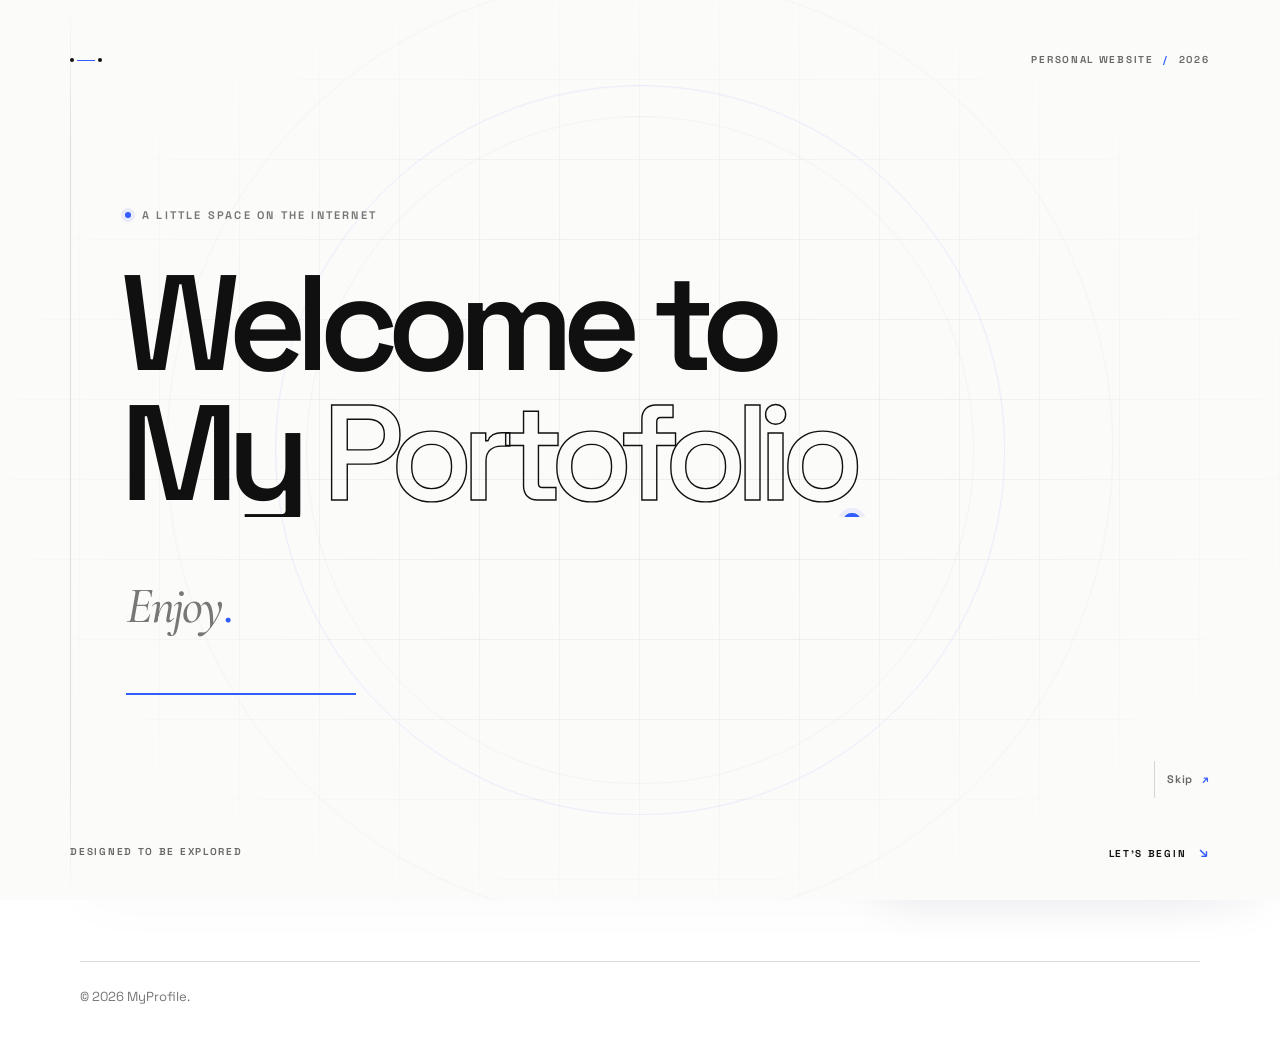
<file: index.html>
<!DOCTYPE html>
<html lang="id">
<head>
    <meta charset="UTF-8">
    <meta name="viewport" content="width=device-width, initial-scale=1.0">
    <title>Beranda | Biodata Saya</title>
    <link rel="preconnect" href="https://fonts.googleapis.com">
    <link rel="preconnect" href="https://fonts.gstatic.com" crossorigin>
    <link href="https://fonts.googleapis.com/css2?family=Cormorant+Garamond:ital,wght@1,500&family=Space+Grotesk:wght@400;500;600;700&display=swap" rel="stylesheet">
    <link rel="stylesheet" href="style.css">
    <link rel="preconnect" href="https://fonts.googleapis.com">
    <link rel="preconnect" href="https://fonts.gstatic.com" crossorigin>
    <link href="https://fonts.googleapis.com/css2?family=IBM+Plex+Mono:wght@400;500;600&family=Space+Grotesk:wght@400;500;600;700&display=swap" rel="stylesheet">

    <script src="site.js" defer></script>
    <script src="particles.js" defer></script>
</head>
<body>

<!-- Minimal cinematic opening: original page content remains underneath. -->
<div class="portfolio-intro" id="portfolio-intro" aria-label="Welcome to My Portofolio. Enjoy." role="status">
    <div class="intro-grid" aria-hidden="true"></div>
    <div class="intro-orbit intro-orbit-one" aria-hidden="true"></div>
    <div class="intro-orbit intro-orbit-two" aria-hidden="true"></div>
    <div class="intro-topline" aria-hidden="true">
        <span class="intro-mark"><span></span><span></span><span></span></span>
        <span class="intro-index">PERSONAL WEBSITE <i> / </i> 2026</span>
    </div>
    <div class="intro-center">
        <p class="intro-eyebrow"><span class="intro-eyebrow-dot"></span> A LITTLE SPACE ON THE INTERNET</p>
        <div class="intro-title-wrap">
            <h1 class="intro-title"><span>Welcome to</span><span class="intro-title-second">My <em>Portofolio</em></span></h1>
        </div>
        <p class="intro-enjoy">Enjoy<span class="intro-period">.</span></p>
        <div class="intro-progress" aria-hidden="true"><span></span></div>
    </div>
    <div class="intro-bottomline" aria-hidden="true">
        <span>DESIGNED TO BE EXPLORED</span>
        <span class="intro-scroll-hint">LET'S BEGIN <b>↘</b></span>
    </div>
    <button class="intro-skip" id="intro-skip" type="button" aria-label="Skip intro">Skip <span>↗</span></button>
</div>

<nav>
    <a href="index.html" class="logo">BiodataSaya.</a>
    <ul>
        <li><a href="index.html" class="active">Beranda</a></li>
        <li><a href="tentang.html">Tentang</a></li>
        <li><a href="hobi.html">Hobi</a></li>
        <li><a href="cita-cita.html">Cita-cita</a></li>
        <li><a href="kontak.html">Kontak</a></li>
    </ul>
</nav>


<main class="home-main">
    <section class="hero">
       <div class="avatar">
    <img src="baim5.jpeg" alt="baim6">
</div>
        <h1>Halo, Saya <span class="highlight">Baim Al Habsyih</span></h1>
        <p>Selamat datang di website biodata pribadi saya.</p>
        <p>Di sini kamu bisa mengenal lebih dekat tentang saya, hobi, dan cita-cita saya.</p>

      
    </section>

    <section class="card">
        <h2>Selamat Datang!</h2>
        <p>
            Website ini dibuat untuk memperkenalkan diri saya
            dan menjadi tempat saya untuk berbagi informasi tentang
            kehidupan, minat, dan impian saya.
        </p>
        
    </section>
</main>

<footer>© 2026 MyProfile.</footer>

    <script src="intro.js" defer></script>
</body>
</html>
</file>
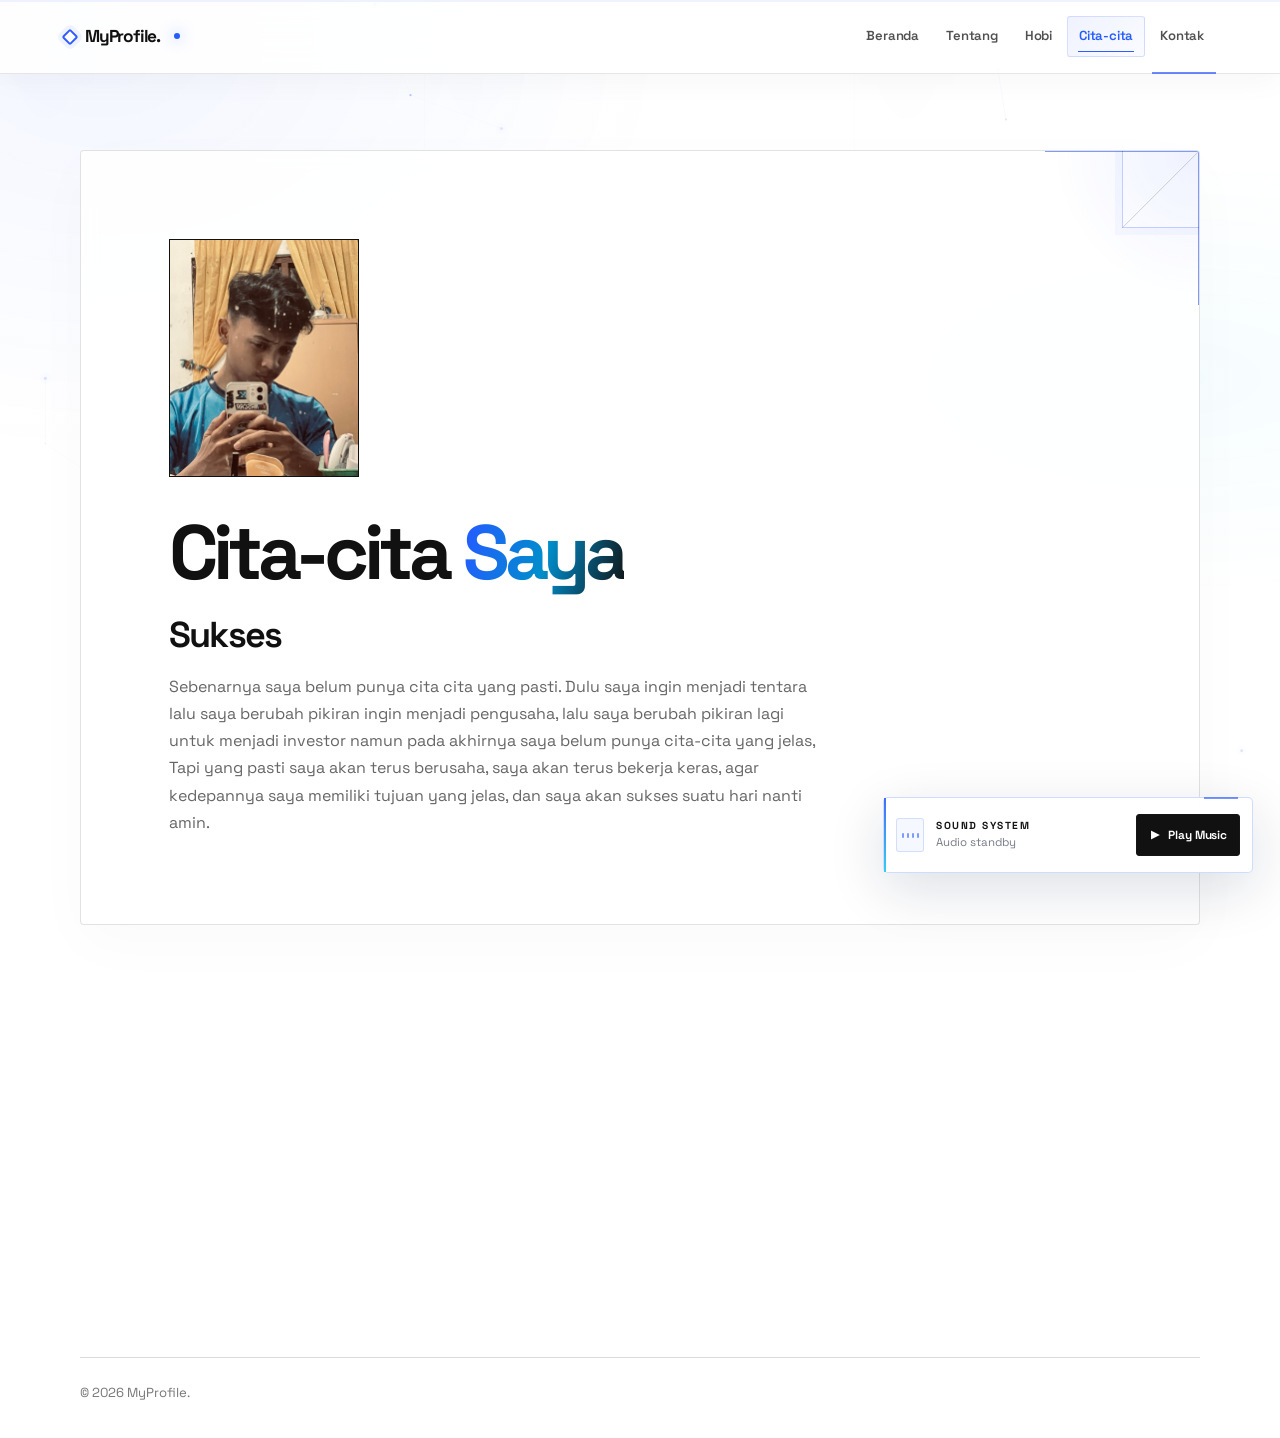
<file: cita-cita.html>
<!DOCTYPE html>
<html lang="id">
<head>
    <meta charset="UTF-8">
    <meta name="viewport" content="width=device-width, initial-scale=1.0">
    <title>Cita-cita | MyProfile</title>
    <link rel="stylesheet" href="style.css">
    <link rel="preconnect" href="https://fonts.googleapis.com">
    <link rel="preconnect" href="https://fonts.gstatic.com" crossorigin>
    <link href="https://fonts.googleapis.com/css2?family=IBM+Plex+Mono:wght@400;500;600&family=Space+Grotesk:wght@400;500;600;700&display=swap" rel="stylesheet">
    <script src="site.js" defer></script>
    <script src="particles.js" defer></script>
</head>
<body>


<nav>
    <a href="index.html" class="logo">MyProfile.</a>
    <ul>
        <li><a href="index.html">Beranda</a></li>
        <li><a href="tentang.html">Tentang</a></li>
        <li><a href="hobi.html">Hobi</a></li>
        <li><a href="cita-cita.html" class="active">Cita-cita</a></li>
        <li><a href="kontak.html">Kontak</a></li>
    </ul>
</nav>


<main>
    <section class="hero">
       <div class="avatar">
    <img src="baim.jpeg" alt="baim">
</div>
        <h1>Cita-cita <span class="highlight">Saya</span></h1>
        <h2>Sukses</h2>

        <p>
            Sebenarnya saya belum punya cita cita yang pasti. Dulu saya ingin menjadi tentara
			lalu saya berubah pikiran ingin menjadi pengusaha, lalu saya berubah pikiran lagi untuk menjadi investor
			namun pada akhirnya saya belum punya cita-cita yang jelas, Tapi yang pasti saya akan terus berusaha,
			saya akan terus bekerja keras, agar kedepannya saya memiliki tujuan yang jelas, dan saya akan sukses suatu hari nanti amin.
        </p>


    </section>

    <section class="card">
        <h2>Langkah Mencapai Impian</h2>
        <p>✓ Saya akan terus berusaha.</p>
        <p>✓ Pantang menyerah.</p>
        <p>✓ Mempelajari hal baru.</p>
        <p>✓ Membangun relasi.</p>
    </section>
</main>

<footer>© 2026 MyProfile.</footer>

</body>
</html>
</file>
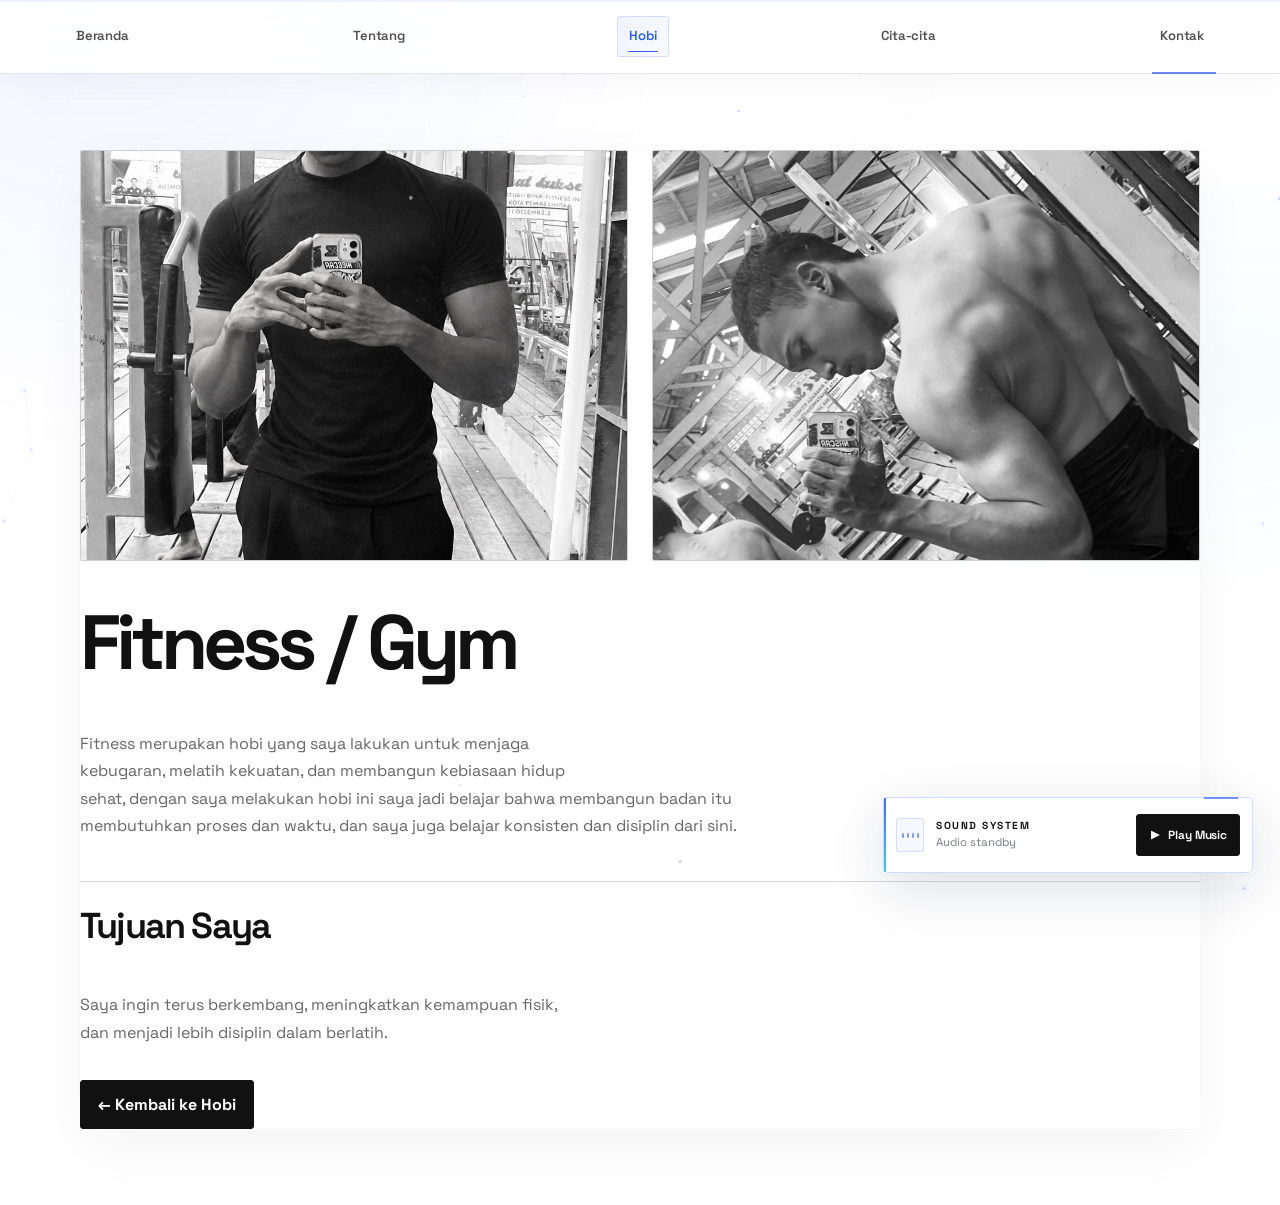
<file: fitness.html>
<!DOCTYPE html>
<html lang="id">
<head>
    <meta charset="UTF-8">
    <meta name="viewport" content="width=device-width, initial-scale=1.0">
    <title>Hobi Fitness</title>
    <link rel="stylesheet" href="style.css">
    <link rel="preconnect" href="https://fonts.googleapis.com">
    <link rel="preconnect" href="https://fonts.gstatic.com" crossorigin>
    <link href="https://fonts.googleapis.com/css2?family=IBM+Plex+Mono:wght@400;500;600&family=Space+Grotesk:wght@400;500;600;700&display=swap" rel="stylesheet">
    <script src="site.js" defer></script>
    <script src="particles.js" defer></script>
</head>
<body>

    <nav class="navbar">
        <a href="index.html">Beranda</a>
        <a href="tentang.html">Tentang</a>
        <a href="hobi.html" class="active">Hobi</a>
        <a href="cita-cita.html">Cita-cita</a>
        <a href="kontak.html">Kontak</a>
    </nav>

    <main class="hobby-detail">
        <img src="gym.png" alt="gym">
		<img src="gym2.jpeg" alt="gym2">

        <h1>Fitness / Gym</h1>

        <p>
            Fitness merupakan hobi yang saya lakukan untuk menjaga
            kebugaran, melatih kekuatan, dan membangun kebiasaan hidup
            sehat, dengan saya melakukan hobi ini saya jadi belajar bahwa membangun badan itu
			membutuhkan proses dan waktu, dan saya juga belajar konsisten dan disiplin dari sini.
        </p>

        <h2>Tujuan Saya</h2>
        <p>
            Saya ingin terus berkembang, meningkatkan kemampuan fisik,
            dan menjadi lebih disiplin dalam berlatih.
        </p>

        <a href="hobi.html" class="back-button">
            ← Kembali ke Hobi
        </a>
    </main>

</body>
</html>
</file>
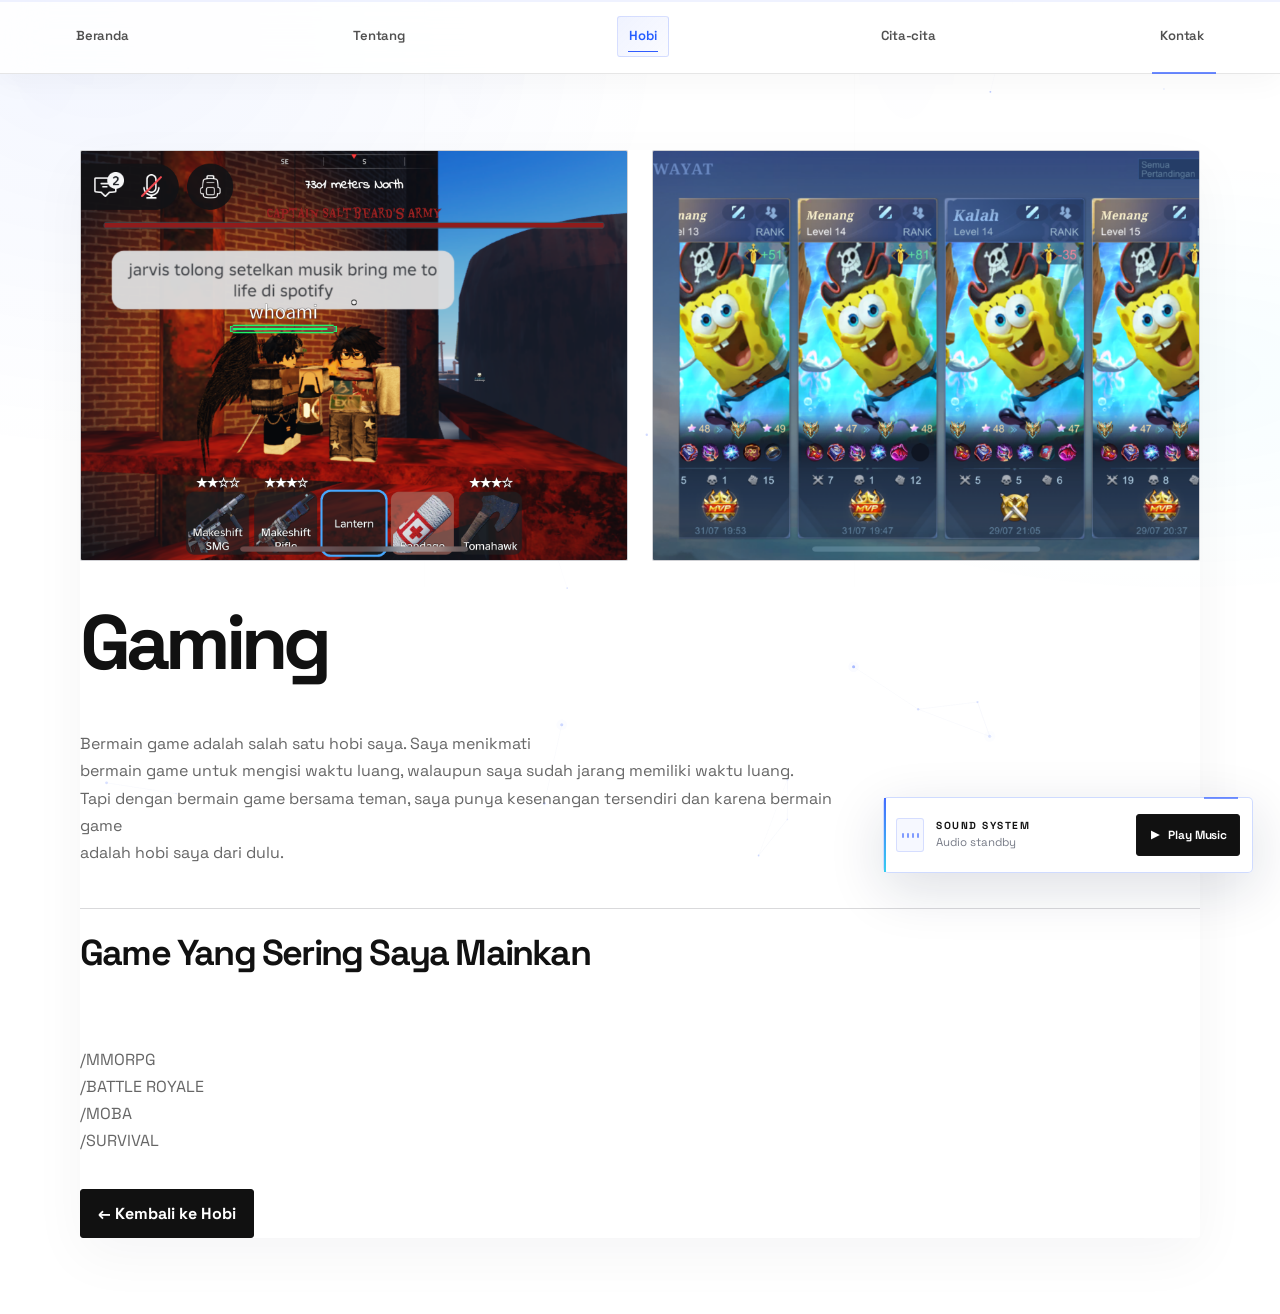
<file: gaming.html>
<!DOCTYPE html>
<html lang="id">
<head>
    <meta charset="UTF-8">
    <meta name="viewport" content="width=device-width, initial-scale=1.0">
    <title>Hobi Gaming</title>
    <link rel="stylesheet" href="style.css">
    <link rel="preconnect" href="https://fonts.googleapis.com">
    <link rel="preconnect" href="https://fonts.gstatic.com" crossorigin>
    <link href="https://fonts.googleapis.com/css2?family=IBM+Plex+Mono:wght@400;500;600&family=Space+Grotesk:wght@400;500;600;700&display=swap" rel="stylesheet">
    <script src="site.js" defer></script>
    <script src="particles.js" defer></script>
</head>
<body>

    <nav class="navbar">
        <a href="index.html">Beranda</a>
        <a href="tentang.html">Tentang</a>
        <a href="hobi.html" class="active">Hobi</a>
        <a href="cita-cita.html">Cita-cita</a>
        <a href="kontak.html">Kontak</a>
    </nav>

    <main class="hobby-detail">
        <img src="gaming1.png" alt="gaming1">
		<img src="gaming2.png" alt="gaming2">

        <h1>Gaming</h1>

        <p>
            Bermain game adalah salah satu hobi saya. Saya menikmati
            bermain game untuk mengisi waktu luang, walaupun saya sudah jarang memiliki waktu luang.
			Tapi dengan bermain game bersama teman, saya punya kesenangan tersendiri dan karena bermain game
			adalah hobi saya dari dulu.
        </p>

        <h2>Game Yang Sering Saya Mainkan</h2>
        <p>
            
			/MMORPG
			/BATTLE ROYALE
			/MOBA
			/SURVIVAL
        </p>

        <a href="hobi.html" class="back-button">
            ← Kembali ke Hobi
        </a>
    </main>

</body>
</html>
</file>
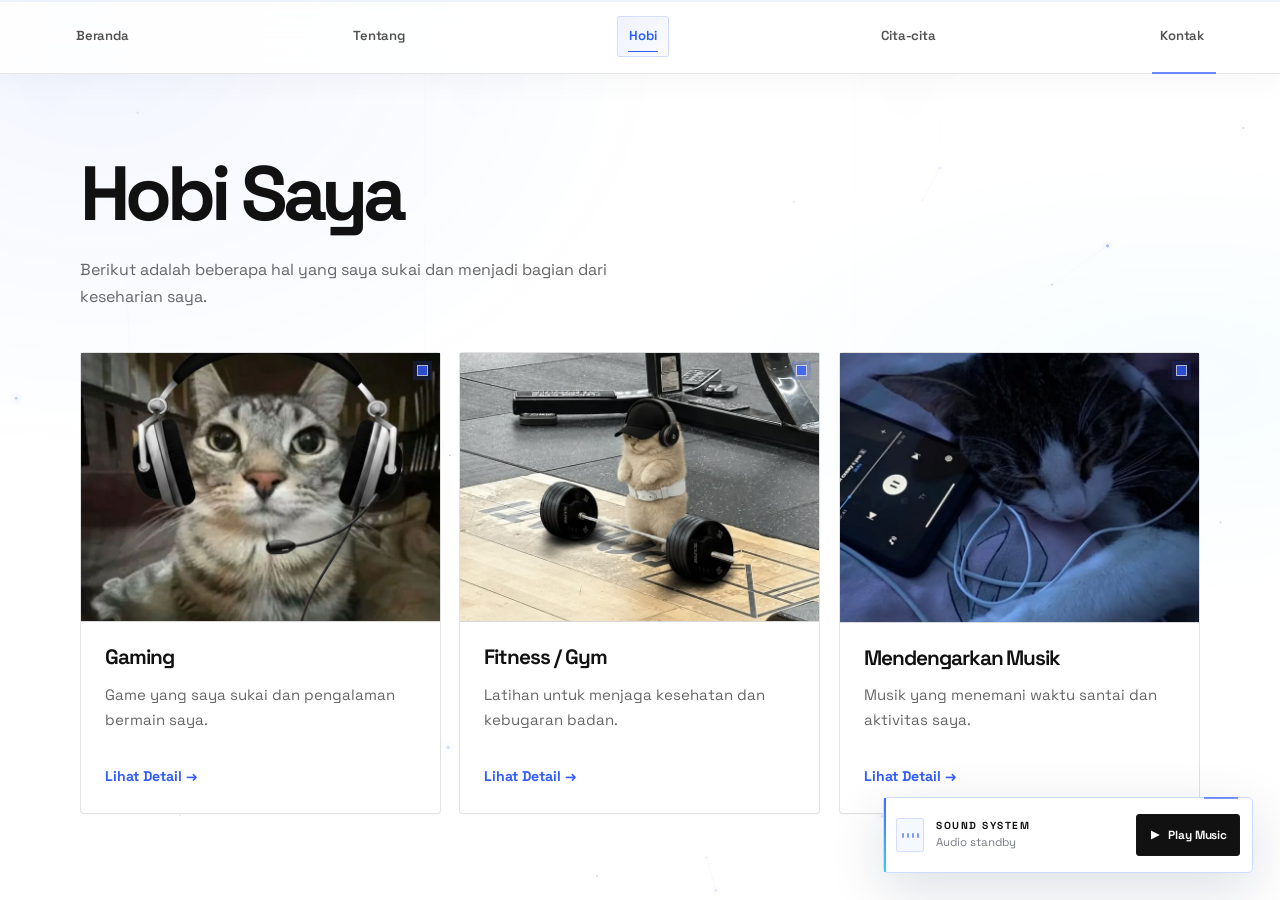
<file: hobi.html>
<!DOCTYPE html>
<html lang="id">
<head>
    <meta charset="UTF-8">
    <meta name="viewport" content="width=device-width, initial-scale=1.0">
    <title>Hobi Saya</title>
    <link rel="stylesheet" href="style.css">
    <link rel="preconnect" href="https://fonts.googleapis.com">
    <link rel="preconnect" href="https://fonts.gstatic.com" crossorigin>
    <link href="https://fonts.googleapis.com/css2?family=IBM+Plex+Mono:wght@400;500;600&family=Space+Grotesk:wght@400;500;600;700&display=swap" rel="stylesheet">
    <script src="site.js" defer></script>
    <script src="particles.js" defer></script>
</head>
<body>

<nav class="navbar">
    <a href="index.html">Beranda</a>
    <a href="tentang.html">Tentang</a>
    <a href="hobi.html" class="active">Hobi</a>
    <a href="cita-cita.html">Cita-cita</a>
    <a href="kontak.html">Kontak</a>
</nav>

    <main class="hobby-container">
        <h1>Hobi Saya</h1>
        <p class="hobby-intro">
            Berikut adalah beberapa hal yang saya sukai
            dan menjadi bagian dari keseharian saya.
        </p>

        <div class="hobby-grid">

            <a href="gaming.html" class="hobby-card">
                <img src="gamingcat.jfif" alt="gamingcat">
                <div class="hobby-info">
                    <h2>Gaming</h2>
                    <p>Game yang saya sukai dan pengalaman bermain saya.</p>
                    <span>Lihat Detail →</span>
                </div>
            </a>

            <a href="fitness.html" class="hobby-card">
                <img src="gymcat.jfif" alt="gymcat">
                <div class="hobby-info">
                    <h2>Fitness / Gym</h2>
                    <p>Latihan untuk menjaga kesehatan dan kebugaran badan.</p>
                    <span>Lihat Detail →</span>
                </div>
            </a>

            <a href="musik.html" class="hobby-card">
                <img src="musiccat.jfif" alt="musiccat">
                <div class="hobby-info">
                    <h2>Mendengarkan Musik</h2>
                    <p>Musik yang menemani waktu santai dan aktivitas saya.</p>
                    <span>Lihat Detail →</span>
                </div>
            </a>

        </div>
    </main>

</body>
</html>
</file>
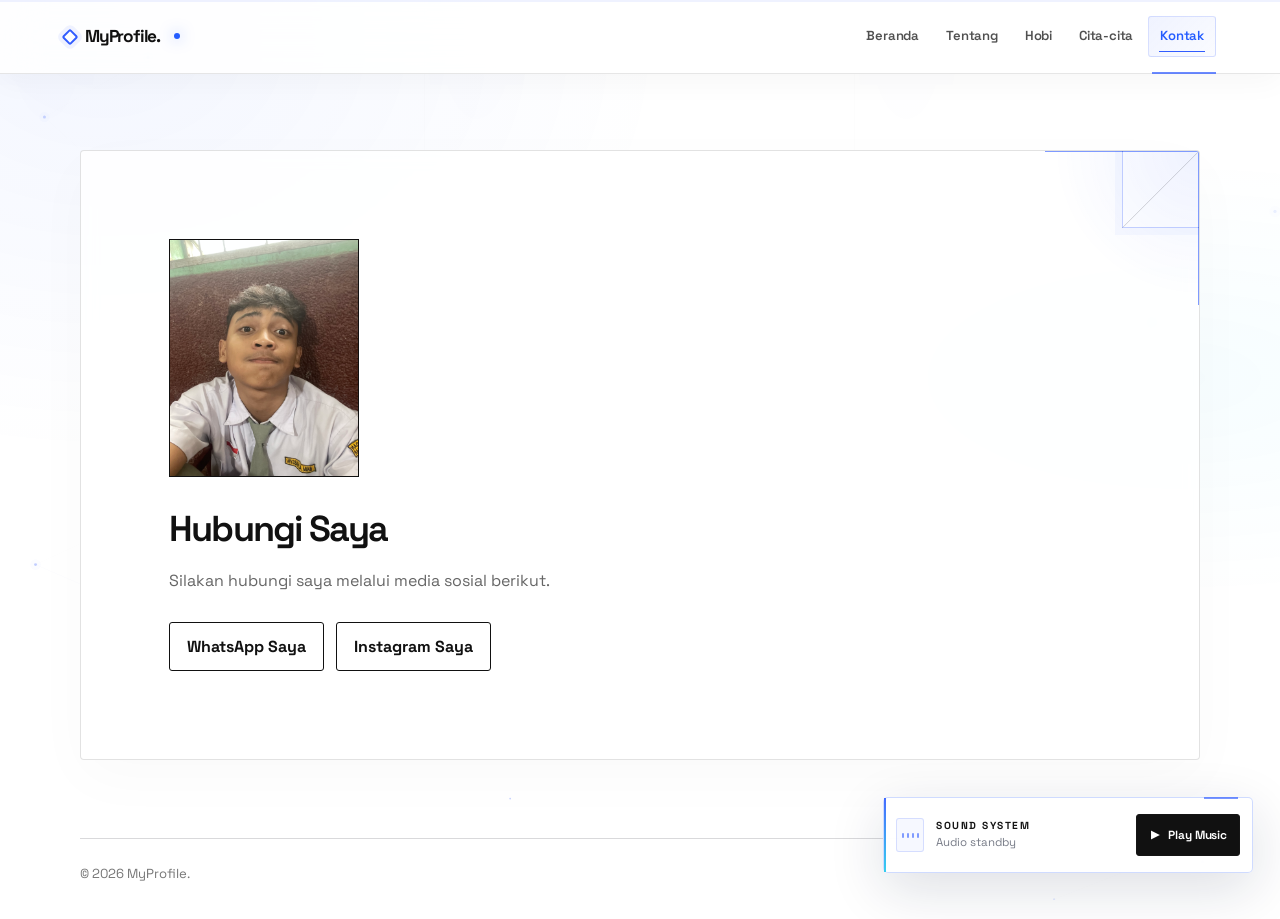
<file: kontak.html>
<!DOCTYPE html>
<html lang="id">
<head>
    <meta charset="UTF-8">
    <meta name="viewport" content="width=device-width, initial-scale=1.0">
    <title>Kontak | MyProfile</title>
    <link rel="stylesheet" href="style.css">
    <link rel="preconnect" href="https://fonts.googleapis.com">
    <link rel="preconnect" href="https://fonts.gstatic.com" crossorigin>
    <link href="https://fonts.googleapis.com/css2?family=IBM+Plex+Mono:wght@400;500;600&family=Space+Grotesk:wght@400;500;600;700&display=swap" rel="stylesheet">
    <script src="site.js" defer></script>
    <script src="particles.js" defer></script>
</head>
<body>


<nav>
    <a href="index.html" class="logo">MyProfile.</a>
    <ul>
        <li><a href="index.html">Beranda</a></li>
        <li><a href="tentang.html">Tentang</a></li>
        <li><a href="hobi.html">Hobi</a></li>
        <li><a href="cita-cita.html">Cita-cita</a></li>
        <li><a href="kontak.html" class="active">Kontak</a></li>
    </ul>
</nav>


<main>
    <section class="hero">
         <div class="avatar">
    <img src="baim3.jpeg" alt="baim3">
</div>
       <h2>Hubungi Saya</h2>
<p>Silakan hubungi saya melalui media sosial berikut.</p>

<div class="social-links">
    <a href="https://wa.me/6285355792308"
       target="_blank"
       rel="noopener noreferrer"
       class="social-btn whatsapp">
        WhatsApp Saya
    </a>

    <a href="https://www.instagram.com/cinn4monboyy_/"
       target="_blank"
       rel="noopener noreferrer"
       class="social-btn instagram">
        Instagram Saya
    </a>
</div>
</main>

<footer>© 2026 MyProfile.</footer>

<script>
    function tampilkanPesan() {
        document.getElementById("pesan").textContent =
            "Halo! Terima kasih sudah mengunjungi website saya 😊";
    }
</script>

</body>
</html>
</file>
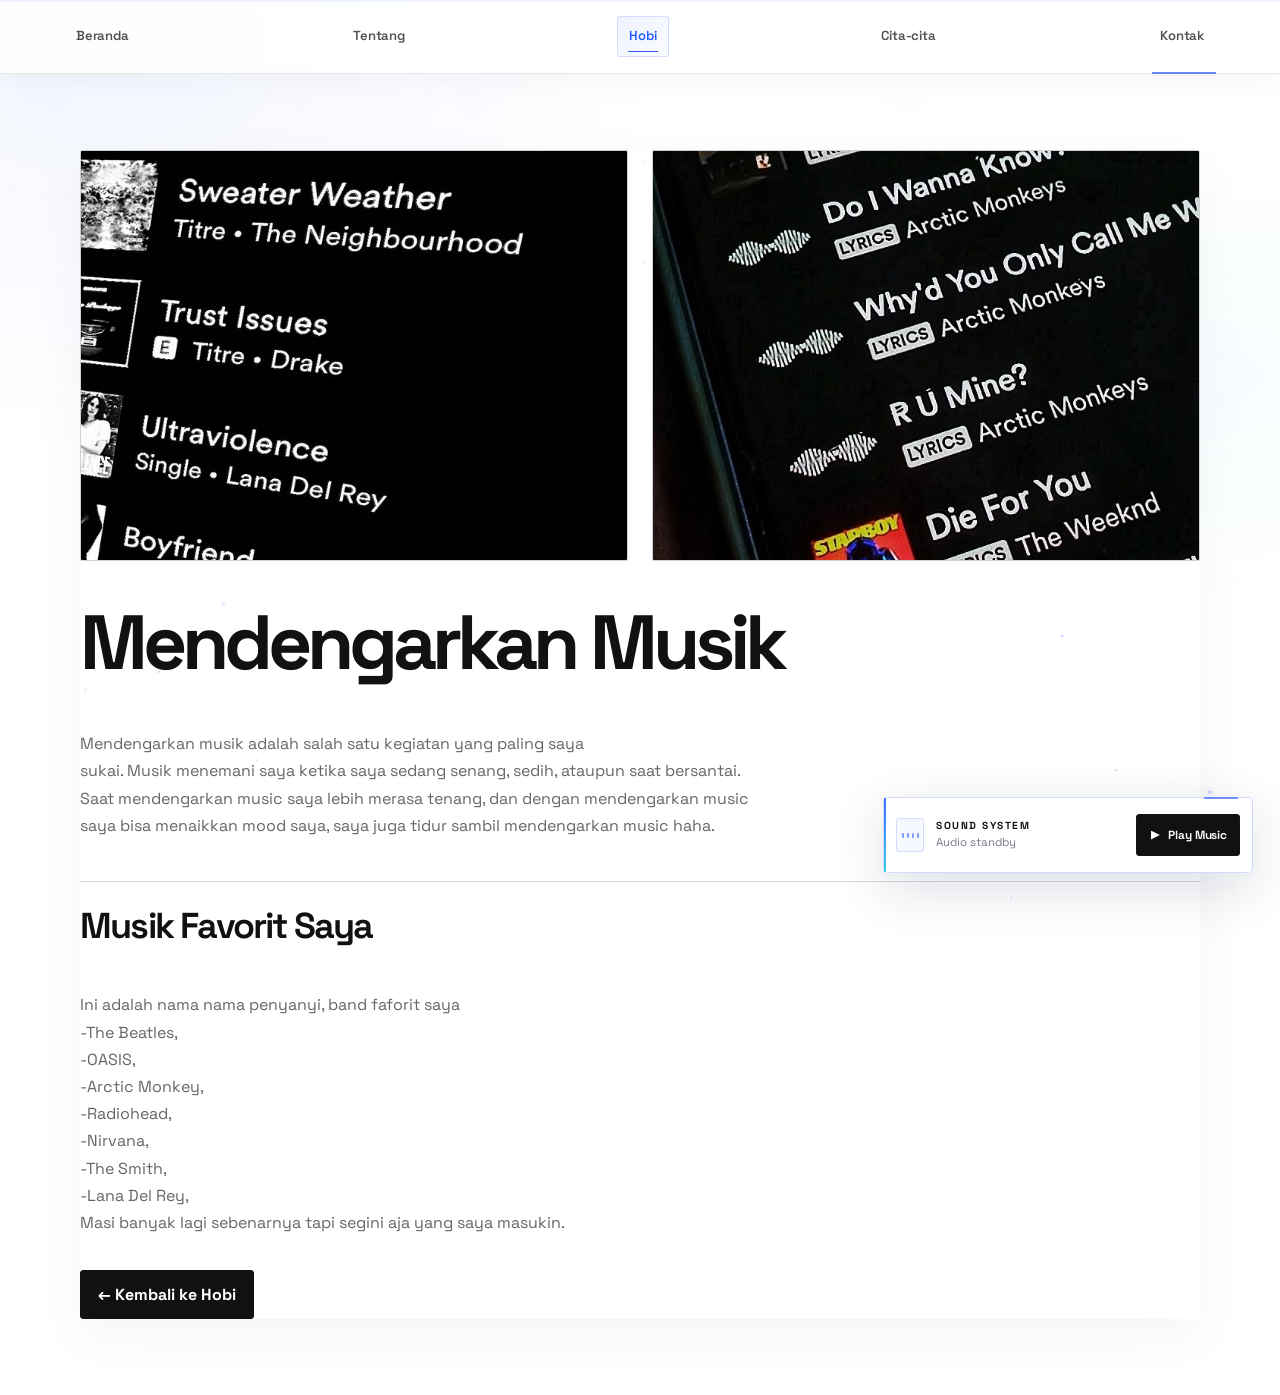
<file: musik.html>
<!DOCTYPE html>
<html lang="id">
<head>
    <meta charset="UTF-8">
    <meta name="viewport" content="width=device-width, initial-scale=1.0">
    <title>Hobi Musik</title>
    <link rel="stylesheet" href="style.css">
    <link rel="preconnect" href="https://fonts.googleapis.com">
    <link rel="preconnect" href="https://fonts.gstatic.com" crossorigin>
    <link href="https://fonts.googleapis.com/css2?family=IBM+Plex+Mono:wght@400;500;600&family=Space+Grotesk:wght@400;500;600;700&display=swap" rel="stylesheet">
    <script src="site.js" defer></script>
    <script src="particles.js" defer></script>
</head>
<body>

    <nav class="navbar">
        <a href="index.html">Beranda</a>
        <a href="tentang.html">Tentang</a>
        <a href="hobi.html" class="active">Hobi</a>
        <a href="cita-cita.html">Cita-cita</a>
        <a href="kontak.html">Kontak</a>
    </nav>

    <main class="hobby-detail">
        <img src="music.jfif" alt="music">
		<img src="music2.jfif" alt="music2">

        <h1>Mendengarkan Musik</h1>

        <p>
            Mendengarkan musik adalah salah satu kegiatan yang paling saya
            sukai. Musik menemani saya ketika saya sedang senang, sedih, ataupun saat bersantai.
			Saat mendengarkan music saya lebih merasa tenang, dan dengan mendengarkan music
			saya bisa menaikkan mood saya, saya juga tidur sambil mendengarkan music haha.
        </p>

        <h2>Musik Favorit Saya</h2>
        <p>
            Ini adalah nama nama penyanyi, band faforit saya
			-The Beatles,
			-OASIS,
			-Arctic Monkey,
			-Radiohead,
			-Nirvana,
			-The Smith,
			-Lana Del Rey,
			Masi banyak lagi sebenarnya tapi segini aja yang saya masukin.
        </p>

        <a href="hobi.html" class="back-button">
            ← Kembali ke Hobi
        </a>
    </main>

</body>
</html>
</file>
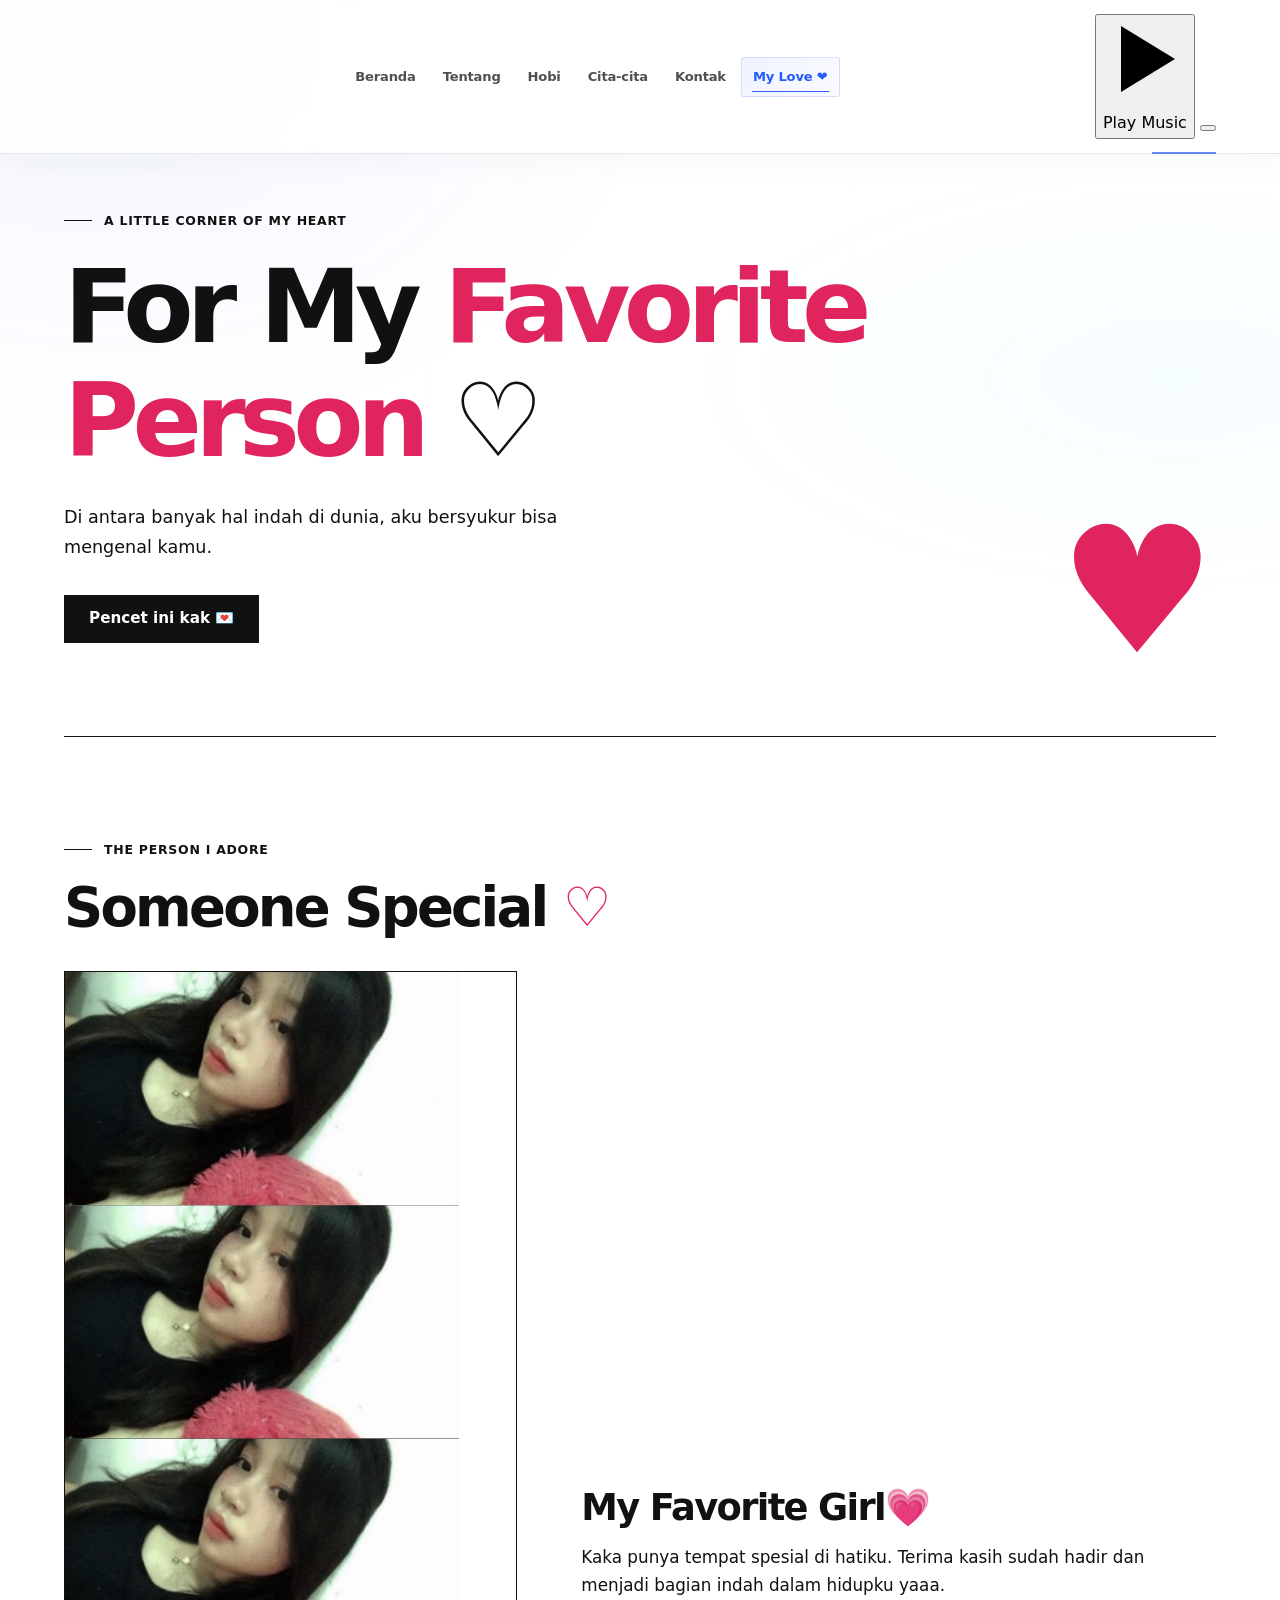
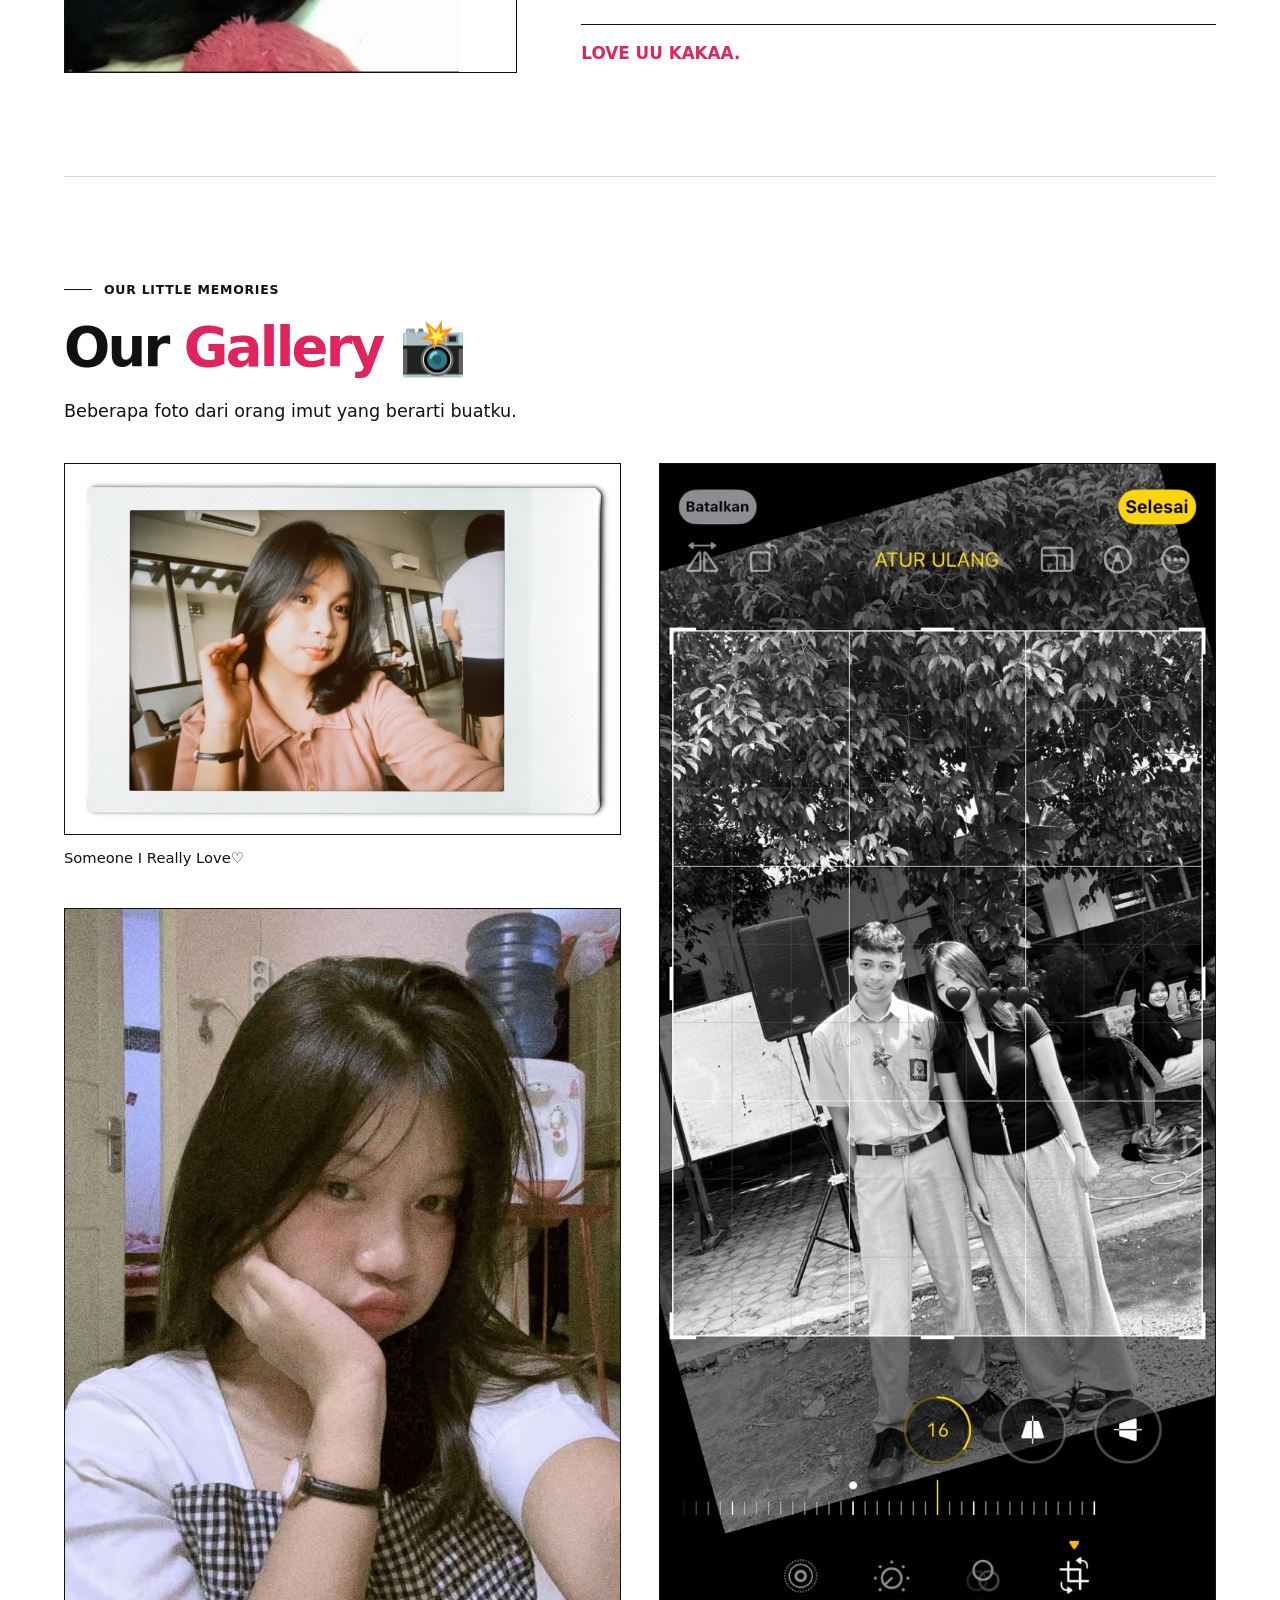
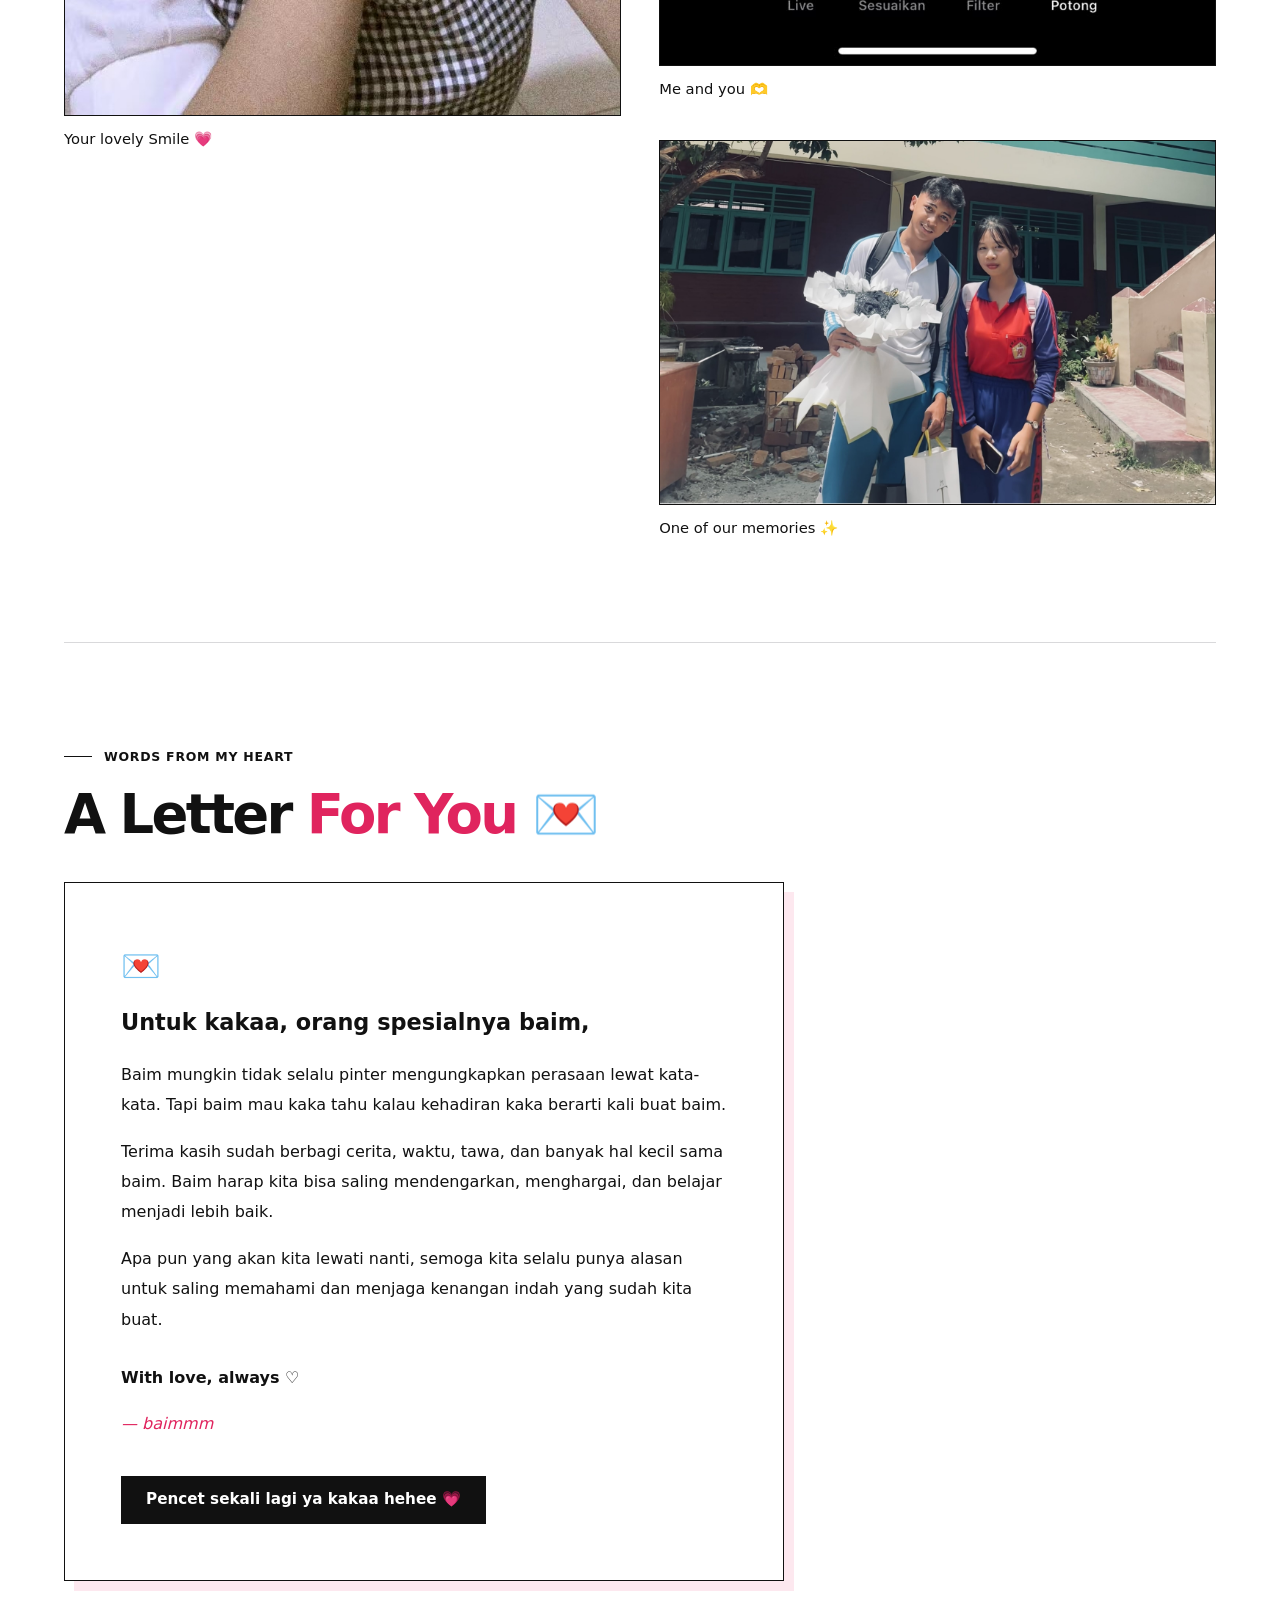
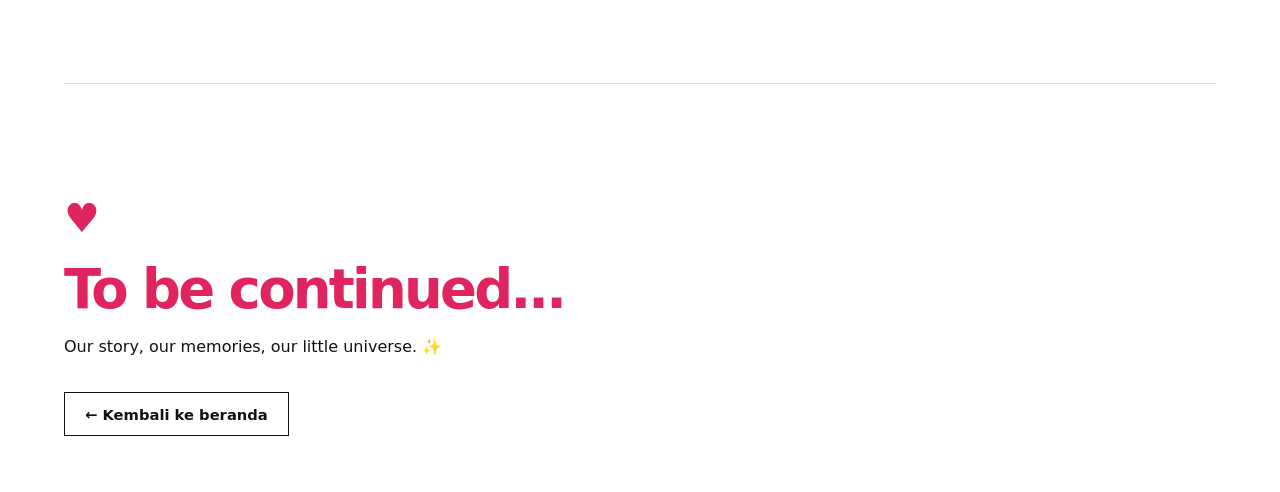
<file: pacar.html>
<!DOCTYPE html>
<html lang="id">
<head>
    <meta charset="UTF-8">
    <meta name="viewport" content="width=device-width, initial-scale=1.0">
    <meta name="theme-color" content="#ffffff">
    <title>My Love ❤️</title>
    <link rel="stylesheet" href="style.css">
    <link rel="stylesheet" href="pacar.css">
    <script src="nav.js"></script>
    <script src="pacar.js" defer></script>
    <script src="music.js" defer></script>
</head>

<body class="love-page">

    <!-- Navbar -->
    <nav aria-label="Navigasi utama">
        <a class="brand" href="index.html" aria-label="Beranda"><span class="brand-mark" aria-hidden="true"></span></a>
        <ul class="nav-links" id="site-menu">
            <li><a href="index.html">Beranda</a></li>
            <li><a href="tentang.html">Tentang</a></li>
            <li><a href="hobi.html">Hobi</a></li>
            <li><a href="cita-cita.html">Cita-cita</a></li>
            <li><a href="kontak.html">Kontak</a></li>
            <li><a href="pacar.html" class="active" aria-current="page">My Love ❤️</a></li>
        </ul>
        <div class="nav-tools">
            <button class="nav-toggle" type="button" aria-expanded="false" aria-controls="site-menu" aria-label="Menu"><span></span></button>
        </div>
    </nav>

    <!-- Hati yang melayang -->
    <div class="floating-hearts" aria-hidden="true"></div>

    <main class="love-container">

        <!-- Hero -->
        <section class="love-hero">
            <p class="love-label">A LITTLE CORNER OF MY HEART</p>
            <h1>For My <span>Favorite Person</span> ♡</h1>
            <p class="love-subtitle">
                Di antara banyak hal indah di dunia,
                aku bersyukur bisa mengenal kamu.
            </p>
            <a href="#surat" class="love-button">
                Pencet ini kak 💌
            </a>
            <p id="music-status" class="music-status" role="status" aria-live="polite"></p>
            <div class="hero-heart" aria-hidden="true">♥</div>
        </section>

        <!-- Foto pacar -->
        <section class="love-section" id="tentang-dia">
            <p class="love-label">THE PERSON I ADORE</p>
            <h2>Someone Special <span>♡</span></h2>

            <div class="love-profile">
                <img
                    src="kaka.jpeg"
                    alt="kaka"
                    class="love-main-photo"
                    loading="lazy"
                >
                <div class="love-profile-text">
                    <h3>My Favorite Girl💗</h3>
                    <p>
                        Kaka punya tempat spesial di hatiku.
                        Terima kasih sudah hadir dan menjadi
                        bagian indah dalam hidupku yaaa.
                    </p>
                    <p class="love-small">
                        LOVE UU KAKAA.
                    </p>
                </div>
            </div>
        </section>

        <!-- Galeri -->
        <section class="love-section" id="galeri">
            <p class="love-label">OUR LITTLE MEMORIES</p>
            <h2>Our <span>Gallery</span> 📸</h2>
            <p class="love-description">
                Beberapa foto dari orang imut yang berarti buatku.
            </p>

            <div class="love-gallery">
                <figure class="love-photo-card">
                    <img src="kaka2.jpeg"
                         alt="kaka2"
                         loading="lazy">
                    <figcaption>Someone I Really Love♡</figcaption>
                </figure>

                <figure class="love-photo-card">
                    <img src="kaka3.jpeg"
                         alt="kaka"
                         loading="lazy">
                    <figcaption>Your lovely Smile 💗</figcaption>
                </figure>

                <figure class="love-photo-card">
                    <img src="bareng.jpeg"
                         alt="bareng"
                         loading="lazy">
                    <figcaption>Me and you 🫶</figcaption>
                </figure>

                <figure class="love-photo-card">
                    <img src="bareng2.jpeg"
                         alt="bareng2"
                         loading="lazy">
                    <figcaption>One of our memories ✨</figcaption>
                </figure>
            </div>
        </section>

      

        <!-- Surat cinta -->
        <section class="love-section" id="surat">
            <p class="love-label">WORDS FROM MY HEART</p>
            <h2>A Letter <span>For You</span> 💌</h2>

            <div class="love-letter">
                <div class="letter-icon">💌</div>
                <p class="letter-greeting">Untuk kakaa, orang spesialnya baim,</p>

                <p>
                    Baim mungkin tidak selalu pinter mengungkapkan
                    perasaan lewat kata-kata. Tapi baim mau kaka
                    tahu kalau kehadiran kaka berarti kali buat baim.
                </p>

                <p>
                    Terima kasih sudah berbagi cerita, waktu,
                    tawa, dan banyak hal kecil sama baim.
                    Baim harap kita bisa
                    saling mendengarkan, menghargai, dan belajar
                    menjadi lebih baik.
                </p>

                <p>
                    Apa pun yang akan kita lewati nanti,
                    semoga kita selalu punya alasan untuk
                    saling memahami dan menjaga kenangan indah
                    yang sudah kita buat.
                </p>

                <p class="letter-closing">
                    With love, always ♡
                </p>
                <p class="letter-signature">— baimmm</p>

                <button class="love-button" id="love-message-button"
                        type="button">
                    Pencet sekali lagi ya kakaa hehee 💗
                </button>
                <p id="secret-message" class="secret-message"
                   hidden>
                    Kalau kaka baca ini, ingat ya:
                    kaka adalah bagian istimewa dari ceritaku. ♡
                </p>
            </div>
        </section>

        <!-- Penutup -->
        <footer class="love-footer">
            <div class="footer-heart">♥</div>
            <h2>To be continued...</h2>
            <p>Our story, our memories, our little universe. ✨</p>
            <a href="index.html" class="love-back">← Kembali ke beranda</a>
        </footer>

    </main>
</body>
</html>
</file>
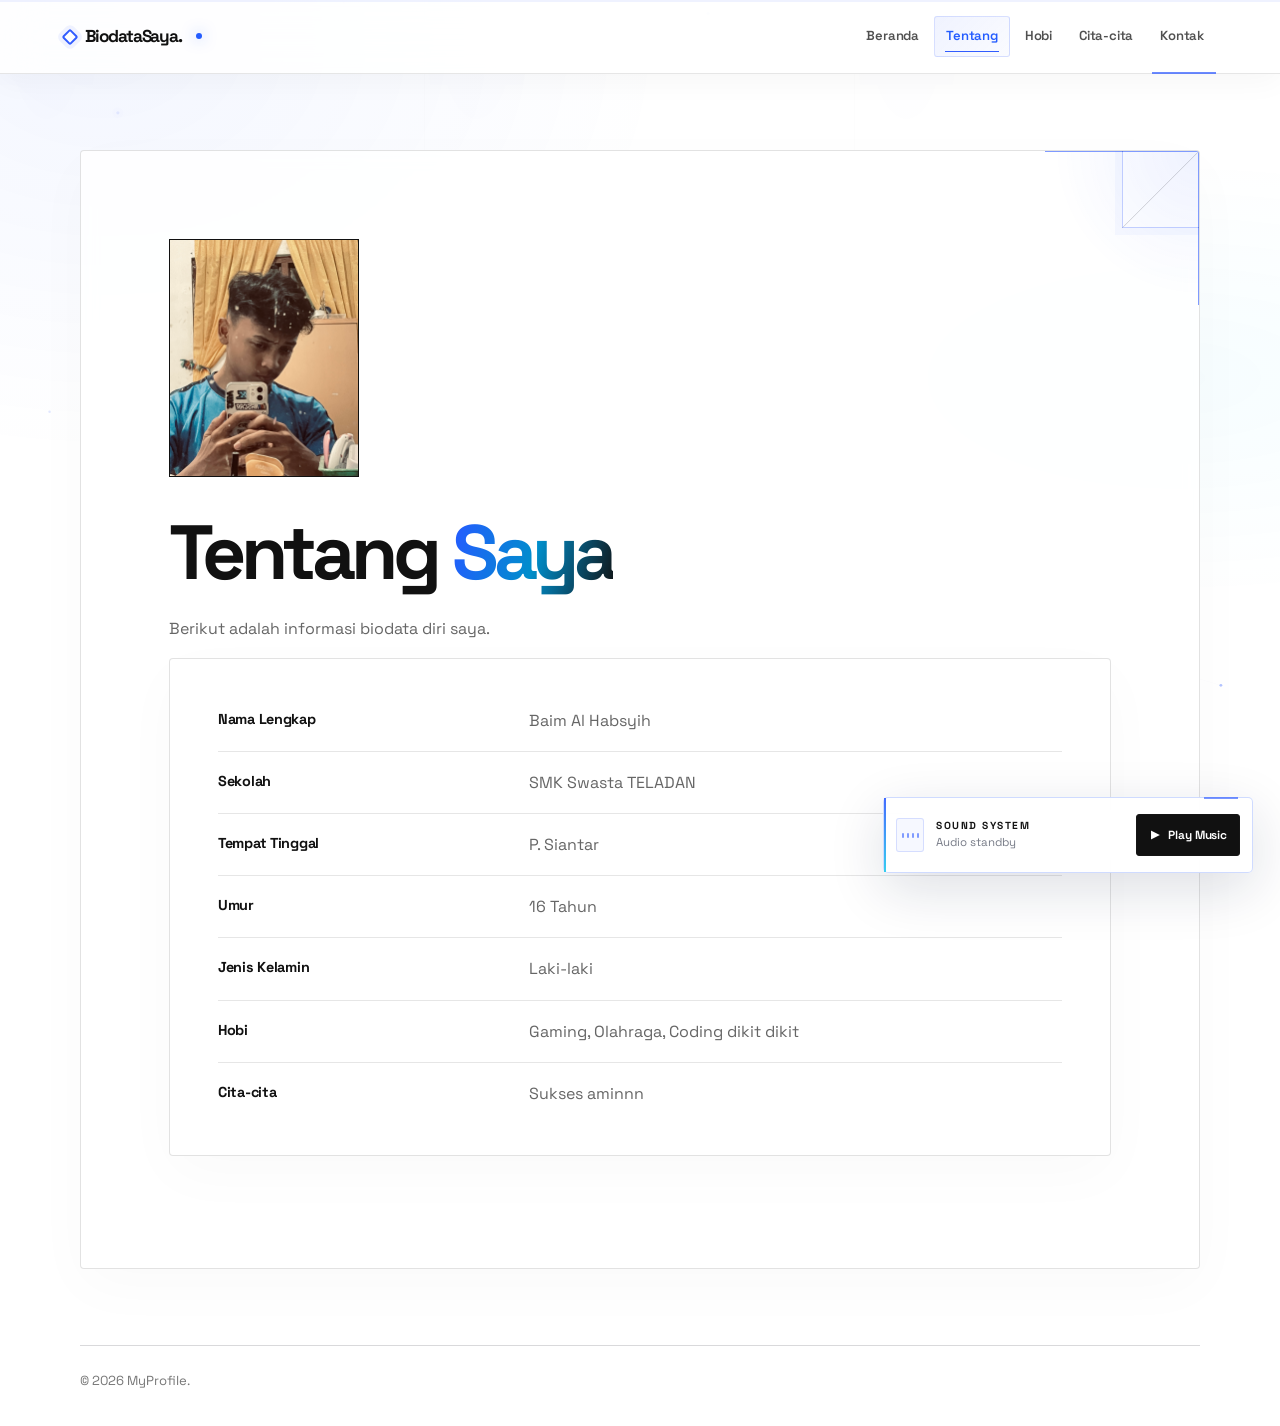
<file: tentang.html>
<!DOCTYPE html>
<html lang="id">
<head>
    <meta charset="UTF-8">
    <meta name="viewport" content="width=device-width, initial-scale=1.0">
    <title>Tentang Saya | MyProfile</title>
    <link rel="stylesheet" href="style.css">
    <link rel="preconnect" href="https://fonts.googleapis.com">
    <link rel="preconnect" href="https://fonts.gstatic.com" crossorigin>
    <link href="https://fonts.googleapis.com/css2?family=IBM+Plex+Mono:wght@400;500;600&family=Space+Grotesk:wght@400;500;600;700&display=swap" rel="stylesheet">
    <script src="site.js" defer></script>
    <script src="particles.js" defer></script>
</head>
<body>


<nav>
    <a href="index.html" class="logo">BiodataSaya.</a>
    <ul>
        <li><a href="index.html">Beranda</a></li>
        <li><a href="tentang.html" class="active">Tentang</a></li>
        <li><a href="hobi.html">Hobi</a></li>
        <li><a href="cita-cita.html">Cita-cita</a></li>
        <li><a href="kontak.html">Kontak</a></li>
    </ul>
</nav>


<main>
     <section class="hero">
       <div class="avatar">
    <img src="baim.jpeg" alt="baim6">
</div>
   <h1>Tentang <span class="highlight">Saya</span></h1>
    <p>Berikut adalah informasi biodata diri saya.</p>

    <section class="card">
        <ul class="profile-list">
            <li><strong>Nama Lengkap</strong><span>Baim Al Habsyih</span></li>
            <li><strong>Sekolah</strong><span>SMK Swasta TELADAN</span></li>
            <li><strong>Tempat Tinggal</strong><span>P. Siantar</span></li>
            <li><strong>Umur</strong><span>16 Tahun</span></li>
            <li><strong>Jenis Kelamin</strong><span>Laki-laki</span></li>
            <li><strong>Hobi</strong><span>Gaming, Olahraga, Coding dikit dikit</span></li>
            <li><strong>Cita-cita</strong><span>Sukses aminnn</span></li>
        </ul>
    </section>

   
</main>

<footer>© 2026 MyProfile.</footer>

</body>
</html>
</file>
<file: style.css>
/* BiodataSaya — shared design system */
:root {
  color-scheme: light;
  --paper: #ffffff;
  --paper-soft: #f7f7f5;
  --ink: #111111;
  --muted: #666666;
  --line: #d8d8d8;
  --line-strong: #111111;
  --accent: #245cff;
  --accent-soft: #edf1ff;
  --content: 1120px;
  --gutter: clamp(20px, 5vw, 72px);
  --space-1: 8px;
  --space-2: 16px;
  --space-3: 24px;
  --space-4: 40px;
  --space-5: 64px;
  --space-6: 96px;
  --radius: 2px;
}
* { box-sizing: border-box; }
html { scroll-behavior: smooth; scroll-padding-top: 100px; }
body {
  margin: 0;
  background: var(--paper);
  color: var(--ink);
  font-family: Inter, "Helvetica Neue", Arial, sans-serif;
  font-size: 16px;
  line-height: 1.7;
  -webkit-font-smoothing: antialiased;
  text-rendering: optimizeLegibility;
}
body::before {
  content: "";
  position: fixed;
  inset: 0;
  pointer-events: none;
  z-index: 0;
  opacity: .22;
  /* Code-drawn canvas grid: no bitmap/background image required. */
  background-image:
    linear-gradient(to right, transparent calc(100% - 1px), rgba(17, 17, 17, .105) 1px),
    linear-gradient(to bottom, transparent calc(100% - 1px), rgba(17, 17, 17, .105) 1px),
    radial-gradient(ellipse at 15% 8%, rgba(49, 92, 255, .055), transparent 34%),
    radial-gradient(ellipse at 88% 42%, rgba(34, 201, 238, .035), transparent 32%);
  background-size: clamp(44px, 6vw, 76px) clamp(44px, 6vw, 76px), clamp(44px, 6vw, 76px) clamp(44px, 6vw, 76px), 100% 100%, 100% 100%;
  background-position: center top;
  opacity: .72;
  mask-image: linear-gradient(to bottom, rgba(0,0,0,.9) 0%, rgba(0,0,0,.7) 55%, transparent 100%);
}
img { display: block; max-width: 100%; }
a { color: inherit; }
button, input, textarea, select { font: inherit; }
button, a { -webkit-tap-highlight-color: transparent; }
a:focus-visible, button:focus-visible {
  outline: 3px solid var(--accent);
  outline-offset: 4px;
}
::selection { background: var(--accent); color: white; }

/* Shared navigation: supports both original navigation structures. */
nav {
  position: sticky;
  top: 0;
  z-index: 30;
  display: flex;
  align-items: center;
  justify-content: space-between;
  gap: 16px 28px;
  min-height: 76px;
  padding: 14px var(--gutter);
  border-bottom: 1px solid var(--line);
  background: rgba(255,255,255,.94);
  z-index: 2;
  backdrop-filter: blur(14px);
}
nav .logo {
  color: var(--ink);
  font-size: 1.08rem;
  font-weight: 800;
  letter-spacing: -.055em;
  text-decoration: none;
  white-space: nowrap;
}
nav ul {
  display: flex;
  align-items: center;
  justify-content: flex-end;
  flex-wrap: wrap;
  gap: 4px;
  padding: 0;
  margin: 0;
  list-style: none;
}
nav > a:not(.logo), nav ul a, nav > li a {
  display: inline-flex;
  align-items: center;
  min-height: 40px;
  padding: 8px 12px;
  border: 1px solid transparent;
  color: #505050;
  font-size: .88rem;
  font-weight: 600;
  text-decoration: none;
  transition: color .18s ease, background .18s ease, border-color .18s ease;
}
nav > a:not(.logo):hover, nav ul a:hover, nav > li a:hover {
  color: var(--ink);
  background: var(--paper-soft);
  border-color: var(--line);
}
nav a.active {
  color: var(--accent) !important;
  background: var(--accent-soft);
  border-color: #dce4ff;
}
nav > li { list-style: none; }

/* Main page frame and editorial typography */
main {
  position: relative;
  z-index: 1;
  width: min(calc(100% - (var(--gutter) * 2)), var(--content));
  min-height: 68vh;
  margin: clamp(36px, 6vw, 76px) auto;
}
h1, h2, h3, p { margin-top: 0; }
h1, h2, h3 { line-height: 1.12; letter-spacing: -.045em; }
h1 { margin-bottom: 20px; font-size: clamp(2.4rem, 6vw, 5rem); font-weight: 760; }
h2 { margin-bottom: 18px; font-size: clamp(1.5rem, 3vw, 2.25rem); font-weight: 720; }
h3 { font-size: 1.2rem; }
p { color: var(--muted); margin-bottom: 16px; }
p:last-child { margin-bottom: 0; }
.highlight { color: var(--accent); }
.hero, .card {
  position: relative;
  border: 1px solid var(--line);
  border-radius: var(--radius);
  background: rgba(255,255,255,.94);
}
.hero {
  overflow: hidden;
  padding: clamp(32px, 7vw, 88px);
  margin-bottom: 24px;
}
.hero::after {
  content: "";
  position: absolute;
  top: 0; right: 0;
  width: 76px; height: 76px;
  border-left: 1px solid var(--line);
  border-bottom: 1px solid var(--line);
  background: linear-gradient(135deg, transparent 49.5%, var(--line) 50%, transparent 50.8%);
  pointer-events: none;
}
.hero > p { max-width: 660px; }
.hero h1 { max-width: 900px; }
.hero h2 { color: var(--ink); }
.avatar {
  width: clamp(112px, 18vw, 190px);
  aspect-ratio: 4 / 5;
  margin-bottom: 32px;
  overflow: hidden;
  border: 1px solid var(--line-strong);
  background: var(--paper-soft);
}
.avatar img {
  width: 100%; height: 100%;
  object-fit: cover;
  object-position: center;
}
.card {
  padding: clamp(24px, 4vw, 48px);
  margin-bottom: 24px;
}
.card h2 { padding-bottom: 18px; border-bottom: 1px solid var(--line); }
footer:not(.love-footer) {
  position: relative;
  z-index: 1;
  width: min(calc(100% - (var(--gutter) * 2)), var(--content));
  margin: 0 auto;
  padding: 24px 0 34px;
  border-top: 1px solid var(--line);
  color: #777;
  font-size: .82rem;
}

/* Homepage opening: portrait and original introduction share one editorial canvas. */
.home-main > .hero {
  display: grid;
  grid-template-columns: minmax(150px, .65fr) minmax(0, 1.7fr);
  align-content: center;
  align-items: center;
  column-gap: clamp(28px, 5vw, 72px);
}
.home-main > .hero .avatar {
  grid-column: 1;
  grid-row: 1 / span 3;
  align-self: center;
  width: 100%;
  max-width: 250px;
  aspect-ratio: 4 / 5;
  margin: 0;
  border: 1px solid var(--ink);
  border-radius: 0;
  box-shadow: none;
}
.home-main > .hero h1,
.home-main > .hero p { grid-column: 2; }
.home-main > .hero h1 { align-self: end; }
.home-main > .hero p { max-width: 650px; }
.home-main > .hero p:last-child { align-self: start; }

/* About page */
.profile-list {
  padding: 0;
  margin: 0;
  list-style: none;
}
.profile-list li {
  display: grid;
  grid-template-columns: minmax(140px, .7fr) 1.3fr;
  gap: 24px;
  padding: 17px 0;
  border-bottom: 1px solid var(--line);
}
.profile-list li:first-child { padding-top: 0; }
.profile-list li:last-child { padding-bottom: 0; border-bottom: 0; }
.profile-list strong { color: var(--ink); font-size: .9rem; }
.profile-list span { color: var(--muted); }

/* Hobby overview */
.hobby-container { width: min(calc(100% - (var(--gutter) * 2)), var(--content)); }
.hobby-container > h1 { max-width: 700px; }
.hobby-intro { max-width: 570px; margin-bottom: 42px; }
.hobby-grid {
  display: grid;
  grid-template-columns: repeat(3, minmax(0, 1fr));
  gap: 18px;
}
.hobby-card {
  display: flex;
  flex-direction: column;
  min-width: 0;
  color: inherit;
  border: 1px solid var(--line);
  background: white;
  text-decoration: none;
  transition: transform .22s ease, border-color .22s ease;
}
.hobby-card:hover { transform: translateY(-4px); border-color: var(--line-strong); }
.hobby-card img {
  width: 100%;
  aspect-ratio: 4 / 3;
  object-fit: cover;
  border-bottom: 1px solid var(--line);
}
.hobby-info { display: flex; flex: 1; flex-direction: column; align-items: flex-start; padding: 24px; }
.hobby-info h2 { font-size: 1.3rem; margin-bottom: 12px; }
.hobby-info p { font-size: .94rem; }
.hobby-info span {
  margin-top: auto;
  padding-top: 16px;
  color: var(--accent);
  font-size: .88rem;
  font-weight: 700;
}

/* Hobby detail pages: image-led, responsive editorial layout */
.hobby-detail {
  display: grid;
  grid-template-columns: repeat(2, minmax(0, 1fr));
  align-items: start;
  gap: 18px 24px;
}
.hobby-detail > img {
  width: 100%;
  max-height: 480px;
  aspect-ratio: 4 / 3;
  object-fit: cover;
  border: 1px solid var(--line);
  background: var(--paper-soft);
}
.hobby-detail > img:first-of-type { grid-column: 1; }
.hobby-detail > img:nth-of-type(2) { grid-column: 2; }
.hobby-detail h1, .hobby-detail h2, .hobby-detail p, .hobby-detail .back-button {
  grid-column: 1 / -1;
}
.hobby-detail h1 { margin-top: 20px; margin-bottom: 0; }
.hobby-detail p { max-width: 780px; white-space: pre-line; }
.hobby-detail h2 { margin-top: 8px; margin-bottom: 0; padding-top: 24px; border-top: 1px solid var(--line); }
.back-button, .button, .social-btn {
  display: inline-flex;
  align-items: center;
  justify-content: center;
  width: fit-content;
  min-height: 46px;
  padding: 10px 17px;
  border: 1px solid var(--ink);
  border-radius: 0;
  background: var(--ink);
  color: white;
  font-weight: 700;
  text-decoration: none;
  transition: background .18s ease, color .18s ease, border-color .18s ease;
}
.back-button:hover, .button:hover, .social-btn:hover { background: white; color: var(--ink); }

/* Contact page */
.social-links { display: flex; flex-wrap: wrap; gap: 12px; margin-top: 28px; }
.social-btn { background: white; color: var(--ink); }
.social-btn:hover { border-color: var(--accent); color: var(--accent); }
.social-btn.whatsapp, .social-btn.instagram { background: white; }

/* Fine details and interaction states */
a, button { touch-action: manipulation; }
button { cursor: pointer; }
[hidden] { display: none !important; }
#particles-bg { position: fixed; inset: 0; z-index: 0; pointer-events: none; opacity: .35; }
@media (max-width: 780px) {
  nav { align-items: flex-start; flex-direction: column; gap: 8px; padding-top: 12px; padding-bottom: 12px; }
  nav ul { justify-content: flex-start; width: 100%; }
  nav > a:not(.logo), nav ul a, nav > li a { min-height: 38px; padding: 7px 10px; font-size: .82rem; }
  .hobby-grid { grid-template-columns: repeat(2, minmax(0, 1fr)); }
  .hobby-detail { gap: 12px; }
  .hobby-detail > img { aspect-ratio: 3 / 4; }
}
@media (max-width: 520px) {
  body::before { background-size: 48px 48px; opacity: .16; }
  main { margin-top: 28px; margin-bottom: 40px; }
  .hero { padding: 28px 22px; }
  .home-main > .hero { grid-template-columns: 1fr; gap: 0; }
  .home-main > .hero .avatar { grid-column: 1; grid-row: auto; width: min(48%, 180px); margin: 0 0 24px; }
  .home-main > .hero h1, .home-main > .hero p { grid-column: 1; }
  .hero::after { width: 40px; height: 40px; }
  .avatar { margin-bottom: 24px; }
  .profile-list li { grid-template-columns: 1fr; gap: 4px; padding: 14px 0; }
  .hobby-grid { grid-template-columns: 1fr; gap: 14px; }
  .hobby-card { display: grid; grid-template-columns: 112px minmax(0, 1fr); }
  .hobby-card img { height: 100%; min-height: 160px; aspect-ratio: auto; border-right: 1px solid var(--line); border-bottom: 0; }
  .hobby-info { padding: 17px; }
  .hobby-info h2 { font-size: 1.08rem; }
  .hobby-info p { font-size: .85rem; }
  .hobby-detail { grid-template-columns: 1fr; }
  .hobby-detail > img:first-of-type, .hobby-detail > img:nth-of-type(2) { grid-column: 1; aspect-ratio: 5 / 4; }
  .hobby-detail h1 { margin-top: 12px; }
  .social-links { flex-direction: column; align-items: stretch; }
  .social-btn, .back-button { width: 100%; }
}
@media (prefers-reduced-motion: reduce) {
  *, *::before, *::after { scroll-behavior: auto !important; animation-duration: .01ms !important; animation-iteration-count: 1 !important; transition-duration: .01ms !important; }
}


/* ========================================================================
   CINEMATIC PORTFOLIO INTRO
   A quiet editorial opening: fine rules, oversized typography and a single
   electric-blue accent. The overlay is self-contained and never replaces
   the original homepage content.
   ======================================================================== */
:root {
  --intro-paper: #fbfbfa;
  --intro-ink: #101010;
  --intro-muted: #777773;
  --intro-rule: rgba(17, 17, 17, .12);
  --intro-accent: #315cff;
  --intro-ease: cubic-bezier(.22, 1, .36, 1);
}
.portfolio-intro {
  position: fixed;
  inset: 0;
  z-index: 10000;
  display: grid;
  grid-template-rows: auto 1fr auto;
  overflow: hidden;
  isolation: isolate;
  padding: clamp(22px, 4vw, 54px) clamp(22px, 5.5vw, 84px) clamp(22px, 3vw, 38px);
  background: var(--intro-paper);
  color: var(--intro-ink);
  opacity: 1;
  visibility: visible;
  transition: opacity .85s var(--intro-ease), visibility .85s;
}
.portfolio-intro::before,
.portfolio-intro::after {
  position: absolute;
  z-index: -1;
  content: "";
  pointer-events: none;
}
.portfolio-intro::before {
  inset: 0;
  opacity: .48;
  background-image: linear-gradient(to right, transparent calc(100% - 1px), var(--intro-rule) 1px),
                    linear-gradient(to bottom, transparent calc(100% - 1px), var(--intro-rule) 1px);
  background-size: clamp(42px, 6.25vw, 92px) clamp(42px, 6.25vw, 92px);
  mask-image: radial-gradient(ellipse at center, #000 0%, rgba(0,0,0,.72) 38%, transparent 82%);
}
.portfolio-intro::after {
  width: min(52vw, 720px);
  aspect-ratio: 1;
  left: 50%;
  top: 50%;
  border: 1px solid rgba(17,17,17,.045);
  border-radius: 50%;
  transform: translate(-50%, -50%) scale(.86);
  animation: intro-ring-arrive 1.8s .1s var(--intro-ease) both;
}
.portfolio-intro.is-leaving {
  opacity: 0;
  visibility: hidden;
  pointer-events: none;
}
.portfolio-intro.is-hidden { display: none; }
.intro-grid {
  position: absolute;
  top: 0;
  bottom: 0;
  left: clamp(22px, 5.5vw, 84px);
  width: 1px;
  background: linear-gradient(transparent, rgba(17,17,17,.12) 16%, rgba(17,17,17,.12) 84%, transparent);
  transform-origin: top;
  animation: intro-line-grow 1.2s .1s var(--intro-ease) both;
}
.intro-orbit {
  position: absolute;
  z-index: -1;
  left: 50%;
  top: 50%;
  width: min(74vw, 980px);
  aspect-ratio: 1;
  border: 1px solid rgba(17,17,17,.045);
  border-radius: 50%;
  pointer-events: none;
  transform: translate(-50%, -50%);
}
.intro-orbit-one { animation: intro-orbit-in 1.7s .16s var(--intro-ease) both; }
.intro-orbit-two {
  width: min(57vw, 760px);
  border-color: rgba(49,92,255,.10);
  animation: intro-orbit-in 1.8s .28s var(--intro-ease) both;
}
.intro-topline, .intro-bottomline {
  display: flex;
  align-items: center;
  justify-content: space-between;
  gap: 18px;
  position: relative;
  z-index: 1;
  color: #686864;
  font-family: "Space Grotesk", "Avenir Next", "Segoe UI", sans-serif;
  font-size: 10px;
  font-weight: 650;
  letter-spacing: .17em;
  line-height: 1.4;
}
.intro-topline { animation: intro-ui-enter .8s .25s var(--intro-ease) both; }
.intro-mark { display: inline-flex; align-items: center; gap: 3px; height: 18px; }
.intro-mark span { display: block; width: 4px; height: 4px; border-radius: 50%; background: var(--intro-ink); }
.intro-mark span:nth-child(2) { width: 18px; height: 1px; border-radius: 0; background: var(--intro-accent); }
.intro-index i { margin: 0 5px; color: var(--intro-accent); font-style: normal; }
.intro-center {
  position: relative;
  z-index: 1;
  display: flex;
  flex-direction: column;
  align-items: flex-start;
  justify-content: center;
  width: min(100%, 1040px);
  margin: 0 auto;
  padding: 56px 0 66px;
}
.intro-eyebrow {
  display: flex;
  align-items: center;
  gap: 11px;
  margin: 0 0 clamp(20px, 3vw, 36px) 5px;
  color: #777773;
  font-family: "Space Grotesk", "Avenir Next", "Segoe UI", sans-serif;
  font-size: clamp(9px, .9vw, 11px);
  font-weight: 650;
  letter-spacing: .2em;
  opacity: 0;
  animation: intro-ui-enter .8s .42s var(--intro-ease) forwards;
}
.intro-eyebrow-dot {
  width: 6px;
  height: 6px;
  border-radius: 50%;
  background: var(--intro-accent);
  box-shadow: 0 0 0 4px rgba(49,92,255,.09);
  animation: intro-dot-pulse 1.8s 1s ease-in-out infinite;
}
.intro-title-wrap { overflow: hidden; width: 100%; }
.intro-title {
  display: flex;
  flex-direction: column;
  align-items: flex-start;
  gap: .015em;
  margin: 0;
  color: var(--intro-ink);
  font-family: "Space Grotesk", "Avenir Next", "Helvetica Neue", sans-serif;
  font-size: clamp(3.25rem, 10.6vw, 9.2rem);
  font-weight: 560;
  letter-spacing: -.087em;
  line-height: .94;
}
.intro-title > span {
  display: block;
  opacity: 0;
  transform: translate3d(0, 105%, 0);
  animation: intro-type-rise 1.05s .48s var(--intro-ease) forwards;
}
.intro-title > .intro-title-second { animation-delay: .72s; }
.intro-title em {
  position: relative;
  color: transparent;
  font-style: normal;
  -webkit-text-stroke: 1.4px var(--intro-ink);
}
.intro-title em::after {
  position: absolute;
  right: -.06em;
  bottom: .07em;
  width: .13em;
  height: .13em;
  content: "";
  background: var(--intro-accent);
  border-radius: 50%;
  box-shadow: 0 0 0 5px rgba(49,92,255,.08);
}
.intro-enjoy {
  display: flex;
  align-items: baseline;
  gap: 2px;
  margin: clamp(24px, 4vw, 46px) 0 0 6px;
  color: #777773;
  font-family: "Cormorant Garamond", Georgia, serif;
  font-size: clamp(2rem, 4vw, 3.5rem);
  font-style: italic;
  font-weight: 500;
  letter-spacing: -.045em;
  opacity: 0;
  transform: translateY(12px);
  animation: intro-enjoy-enter .9s 1.62s var(--intro-ease) forwards;
}
.intro-period { color: var(--intro-accent); font-style: normal; }
.intro-progress {
  position: relative;
  width: min(230px, 42vw);
  height: 2px;
  margin: clamp(28px, 4vw, 42px) 0 0 6px;
  overflow: hidden;
  background: #e4e4e1;
  opacity: 0;
  animation: intro-ui-enter .5s 1.4s ease forwards;
}
.intro-progress span {
  display: block;
  width: 100%;
  height: 100%;
  background: var(--intro-accent);
  transform: scaleX(0);
  transform-origin: left;
  animation: intro-progress-fill 1.55s 1.48s linear forwards;
}
.intro-bottomline { animation: intro-ui-enter .8s .65s var(--intro-ease) both; }
.intro-scroll-hint { color: var(--intro-ink); }
.intro-scroll-hint b { display: inline-block; margin-left: 8px; color: var(--intro-accent); font-size: 15px; font-weight: 500; }
.intro-skip {
  position: absolute;
  right: clamp(22px, 5.5vw, 84px);
  bottom: clamp(62px, 8vw, 104px);
  z-index: 3;
  display: inline-flex;
  align-items: center;
  gap: 9px;
  padding: 9px 0 9px 12px;
  border: 0;
  border-left: 1px solid #d5d5d1;
  background: transparent;
  color: #686864;
  font-family: "Space Grotesk", "Avenir Next", sans-serif;
  font-size: 11px;
  font-weight: 650;
  letter-spacing: .06em;
  cursor: pointer;
  opacity: 0;
  animation: intro-ui-enter .7s .7s var(--intro-ease) forwards;
  transition: color .2s ease, border-color .2s ease;
}
.intro-skip span { color: var(--intro-accent); transition: transform .2s ease; }
.intro-skip:hover { color: var(--intro-ink); border-color: var(--intro-accent); }
.intro-skip:hover span { transform: translate(2px, -2px); }
.intro-skip:focus-visible { outline: 2px solid var(--intro-accent); outline-offset: 5px; }

@keyframes intro-type-rise {
  0% { opacity: 0; transform: translate3d(0, 105%, 0); filter: blur(7px); }
  65% { opacity: 1; filter: blur(0); }
  100% { opacity: 1; transform: translate3d(0, 0, 0); filter: blur(0); }
}
@keyframes intro-enjoy-enter {
  from { opacity: 0; transform: translateY(12px); filter: blur(4px); }
  to { opacity: 1; transform: translateY(0); filter: blur(0); }
}
@keyframes intro-ui-enter {
  from { opacity: 0; transform: translateY(8px); }
  to { opacity: 1; transform: translateY(0); }
}
@keyframes intro-progress-fill { to { transform: scaleX(1); } }
@keyframes intro-line-grow { from { transform: scaleY(0); } to { transform: scaleY(1); } }
@keyframes intro-ring-arrive { from { opacity: 0; transform: translate(-50%, -50%) scale(.78); } to { opacity: 1; transform: translate(-50%, -50%) scale(1); } }
@keyframes intro-orbit-in { from { opacity: 0; transform: translate(-50%, -50%) scale(.92) rotate(-8deg); } to { opacity: 1; transform: translate(-50%, -50%) scale(1) rotate(0); } }
@keyframes intro-dot-pulse { 0%, 100% { box-shadow: 0 0 0 4px rgba(49,92,255,.08); } 50% { box-shadow: 0 0 0 7px rgba(49,92,255,.02); } }
@media (max-width: 600px) {
  .portfolio-intro { padding-top: 24px; padding-bottom: 24px; }
  .intro-center { padding: 48px 0 76px; }
  .intro-title { font-size: clamp(3rem, 13vw, 5.8rem); letter-spacing: -.09em; }
  .intro-title em { -webkit-text-stroke-width: 1px; }
  .intro-eyebrow { max-width: 90%; letter-spacing: .13em; }
  .intro-topline, .intro-bottomline { font-size: 8px; letter-spacing: .12em; }
  .intro-bottomline > span:first-child { max-width: 140px; }
  .intro-skip { bottom: 65px; }
  .intro-orbit-one { width: 110vw; }
  .intro-orbit-two { width: 82vw; }
}
@media (max-width: 380px) {
  .intro-title { font-size: 2.75rem; }
  .intro-index { font-size: 8px; }
  .intro-scroll-hint { white-space: nowrap; }
}
@media (prefers-reduced-motion: reduce) {
  .portfolio-intro *, .portfolio-intro::before, .portfolio-intro::after {
    animation-duration: .01ms !important;
    animation-delay: 0ms !important;
    transition-duration: .01ms !important;
  }
}

/* ========================================================================
   AING FUTURE INTERFACE — EXTENDED DESIGN SYSTEM
   The original page copy and image assets remain untouched. These rules add
   a more technical visual layer: orbital particles, HUD-like micro-details,
   responsive navigation, glassless surfaces, and restrained motion.
   ======================================================================== */
:root {
  --future-blue: #315cff;
  --future-blue-rgb: 49, 92, 255;
  --future-cyan: #22c9ee;
  --future-violet: #8d7bff;
  --future-grid: rgba(22, 35, 68, .055);
  --future-line: rgba(17, 17, 17, .12);
  --future-line-strong: rgba(17, 17, 17, .28);
  --future-glow: 0 0 28px rgba(49, 92, 255, .12);
  --future-shadow: 0 24px 70px rgba(16, 24, 48, .075);
  --future-ease: cubic-bezier(.2, .75, .25, 1);
}

html { scroll-behavior: smooth; scroll-padding-top: 110px; }
body {
  isolation: isolate;
  overflow-x: clip;
  font-family: "Space Grotesk", Inter, "Helvetica Neue", Arial, sans-serif;
}
body::before {
  /* Keep the grid entirely CSS-generated and subtly responsive. */
  opacity: .82;
  background-image:
    linear-gradient(to right, transparent calc(100% - 1px), rgba(17, 17, 17, .095) 1px),
    linear-gradient(to bottom, transparent calc(100% - 1px), rgba(17, 17, 17, .095) 1px),
    radial-gradient(ellipse at 12% 4%, rgba(49, 92, 255, .055), transparent 38%),
    radial-gradient(ellipse at 88% 48%, rgba(34, 201, 238, .035), transparent 35%);
  background-size: clamp(44px, 6vw, 76px) clamp(44px, 6vw, 76px), clamp(44px, 6vw, 76px) clamp(44px, 6vw, 76px), 100% 100%, 100% 100%;
  background-position: center top;
  mask-image: linear-gradient(to bottom, #000 0%, rgba(0,0,0,.8) 42%, transparent 88%);
}

/* A fine signal line follows the reading position without taking up space. */
.scroll-signal {
  position: fixed;
  inset: 0 0 auto;
  z-index: 1002;
  height: 2px;
  overflow: hidden;
  pointer-events: none;
  background: rgba(49, 92, 255, .08);
}
.scroll-signal-fill {
  display: block;
  width: 100%;
  height: 100%;
  background: linear-gradient(90deg, var(--future-blue), var(--future-cyan));
  transform: scaleX(0);
  transform-origin: left center;
  will-change: transform;
  box-shadow: 0 0 12px rgba(49, 92, 255, .36);
}

/* Navigation: tactile controls with a technical micro-grid language. */
nav {
  min-height: 74px;
  border-bottom-color: rgba(17, 17, 17, .1);
  background: rgba(255, 255, 255, .86);
  backdrop-filter: blur(20px) saturate(1.35);
  -webkit-backdrop-filter: blur(20px) saturate(1.35);
  box-shadow: 0 5px 28px rgba(15, 22, 45, .025);
}
nav::after {
  content: "";
  position: absolute;
  right: var(--gutter);
  bottom: -1px;
  width: clamp(28px, 5vw, 74px);
  height: 2px;
  background: var(--future-blue);
  opacity: .72;
}
nav .logo {
  position: relative;
  display: inline-flex;
  align-items: center;
  gap: 9px;
  letter-spacing: -.065em;
}
nav .logo::before {
  content: "";
  width: 8px;
  height: 8px;
  flex: 0 0 8px;
  border: 2px solid var(--future-blue);
  border-radius: 2px;
  box-shadow: 0 0 0 4px rgba(49, 92, 255, .07);
  transform: rotate(45deg);
}
nav ul { gap: 3px; }
nav > a:not(.logo), nav ul a, nav > li a {
  position: relative;
  min-height: 39px;
  padding: 8px 11px;
  border-radius: 3px;
  font-size: .82rem;
  letter-spacing: -.015em;
}
nav > a:not(.logo)::after, nav ul a::after, nav > li a::after {
  content: "";
  position: absolute;
  right: 10px;
  bottom: 4px;
  left: 10px;
  height: 1px;
  background: var(--future-blue);
  transform: scaleX(0);
  transform-origin: left;
  transition: transform .25s var(--future-ease);
}
nav > a:not(.logo):hover::after, nav ul a:hover::after, nav > li a:hover::after,
nav a.active::after { transform: scaleX(1); }
nav a.active {
  border-color: rgba(49, 92, 255, .17);
  background: linear-gradient(135deg, rgba(49, 92, 255, .075), rgba(49, 92, 255, .025));
}

/* Headings use the same editorial geometry throughout all original pages. */
h1, h2, h3 { text-wrap: balance; }
main { width: min(calc(100% - (var(--gutter) * 2)), var(--content)); }
.hero, .card, .hobby-card, .hobby-detail, .profile-list {
  border-color: rgba(17, 17, 17, .12);
}
.hero, .card {
  background: rgba(255, 255, 255, .82);
  box-shadow: 0 1px 0 rgba(255,255,255,.85) inset;
  backdrop-filter: blur(8px);
}
.hero { isolation: isolate; }
.hero::before {
  content: "";
  position: absolute;
  z-index: -1;
  top: 0;
  right: 0;
  width: clamp(72px, 12vw, 160px);
  height: clamp(72px, 12vw, 160px);
  opacity: .62;
  pointer-events: none;
  background:
    linear-gradient(var(--future-blue), var(--future-blue)) top right / 1px 100% no-repeat,
    linear-gradient(var(--future-blue), var(--future-blue)) top right / 100% 1px no-repeat,
    radial-gradient(circle at 100% 0%, rgba(49,92,255,.13), transparent 68%);
}
.hero::after {
  border-color: rgba(49, 92, 255, .28);
  box-shadow: 0 0 0 7px rgba(49, 92, 255, .035);
}
.highlight { color: var(--future-blue); }
.avatar img, .hobby-card img, .hobby-detail > img, .love-profile img, .love-photo-card img {
  transition: transform .65s var(--future-ease), filter .35s ease;
}
.avatar { position: relative; }
.avatar::after {
  content: "";
  position: absolute;
  right: -7px;
  bottom: -7px;
  width: 30px;
  height: 30px;
  border-right: 2px solid var(--future-blue);
  border-bottom: 2px solid var(--future-blue);
  pointer-events: none;
}
.hobby-card {
  position: relative;
  isolation: isolate;
  border-radius: 4px;
  box-shadow: 0 1px 0 rgba(17,17,17,.02);
  transition: transform .35s var(--future-ease), border-color .3s ease, box-shadow .35s ease;
}
.hobby-card::after {
  content: "";
  position: absolute;
  z-index: 2;
  top: 12px;
  right: 12px;
  width: 9px;
  height: 9px;
  border: 1px solid rgba(255,255,255,.8);
  background: var(--future-blue);
  box-shadow: 0 0 0 4px rgba(49,92,255,.2);
  opacity: .8;
  pointer-events: none;
}
.hobby-card:hover {
  transform: translateY(-5px);
  border-color: rgba(49, 92, 255, .5);
  box-shadow: var(--future-shadow);
}
.hobby-card:hover img { transform: scale(1.035); }
.hobby-info span { color: var(--future-blue); }
.hobby-detail {
  border-radius: 4px;
  box-shadow: 0 18px 55px rgba(16,24,48,.045);
}
.hobby-detail > img {
  border-radius: 2px;
  background: #f3f4f7;
}
.hobby-detail > img:hover { transform: translateY(-3px); }
.profile-list li { border-bottom-color: rgba(17,17,17,.1); }
.profile-list li strong { letter-spacing: -.02em; }
.social-btn, .back-button, .button {
  position: relative;
  border-radius: 3px;
  overflow: hidden;
  transition: transform .25s var(--future-ease), color .25s ease, background .25s ease, border-color .25s ease;
}
.social-btn:hover, .back-button:hover, .button:hover { transform: translateY(-2px); }

/* -------------------------- Futuristic audio dock ---------------------- */
.sonic-dock {
  --dock-bg: rgba(255,255,255,.9);
  position: fixed;
  right: clamp(12px, 2.1vw, 28px);
  bottom: clamp(12px, 2.1vw, 28px);
  z-index: 900;
  display: grid;
  grid-template-columns: 28px minmax(84px, 1fr) auto;
  align-items: center;
  gap: 12px;
  width: min(370px, calc(100vw - 24px));
  min-height: 76px;
  padding: 12px;
  border: 1px solid rgba(17,17,17,.15);
  border-radius: 5px;
  background: var(--dock-bg);
  box-shadow: 0 12px 38px rgba(13, 21, 47, .1), 0 1px 0 #fff inset;
  backdrop-filter: blur(22px) saturate(1.4);
  -webkit-backdrop-filter: blur(22px) saturate(1.4);
  animation: sonic-dock-enter .65s .35s var(--future-ease) both;
}
.sonic-dock::before {
  content: "";
  position: absolute;
  inset: 0 auto 0 0;
  width: 2px;
  background: linear-gradient(180deg, var(--future-blue), var(--future-cyan));
  opacity: .9;
}
.sonic-dock::after {
  content: "";
  position: absolute;
  top: -1px;
  right: 14px;
  width: 34px;
  height: 2px;
  background: var(--future-blue);
  opacity: .65;
}
.sonic-audio { display: none; }
.sonic-visualizer {
  display: flex;
  align-items: center;
  justify-content: center;
  gap: 3px;
  width: 28px;
  height: 34px;
  border: 1px solid rgba(49,92,255,.17);
  border-radius: 3px;
  background: rgba(49,92,255,.045);
}
.sonic-bar {
  display: block;
  width: 2px;
  height: 5px;
  border-radius: 2px;
  background: var(--future-blue);
  opacity: .6;
  transform-origin: center;
}
.sonic-dock.is-playing .sonic-bar { animation: sonic-wave .8s ease-in-out infinite alternate; opacity: 1; }
.sonic-dock.is-playing .sonic-bar-2 { animation-delay: -.4s; }
.sonic-dock.is-playing .sonic-bar-3 { animation-delay: -.2s; }
.sonic-dock.is-playing .sonic-bar-4 { animation-delay: -.55s; }
.sonic-dock.is-loading .sonic-visualizer { animation: sonic-pulse 1s ease-in-out infinite; }
.sonic-copy { display: grid; gap: 3px; min-width: 0; }
.sonic-title {
  color: #151515;
  font-size: .64rem;
  font-weight: 750;
  letter-spacing: .15em;
  line-height: 1.2;
}
.sonic-status {
  overflow: hidden;
  color: #777b87;
  font-size: .72rem;
  line-height: 1.3;
  text-overflow: ellipsis;
  white-space: nowrap;
}
.sonic-toggle {
  display: inline-flex;
  align-items: center;
  justify-content: center;
  gap: 7px;
  min-height: 42px;
  padding: 0 12px;
  border: 1px solid #151515;
  border-radius: 3px;
  background: #111;
  color: #fff;
  font-family: inherit;
  font-size: .74rem;
  font-weight: 650;
  letter-spacing: -.01em;
  white-space: nowrap;
  cursor: pointer;
  transition: background .25s ease, color .25s ease, border-color .25s ease, transform .25s var(--future-ease);
}
.sonic-toggle:hover:not(:disabled) {
  border-color: var(--future-blue);
  background: var(--future-blue);
  transform: translateY(-1px);
}
.sonic-toggle:disabled { cursor: progress; opacity: .72; }
.sonic-toggle:focus-visible { outline: 3px solid rgba(49,92,255,.42); outline-offset: 4px; }
.sonic-icon { display: inline-grid; width: 12px; place-items: center; font-size: .72rem; }
.sonic-ring {
  position: absolute;
  inset: -5px;
  z-index: -1;
  border: 1px solid rgba(49,92,255,0);
  border-radius: 7px;
  pointer-events: none;
  transition: border-color .3s ease;
}
.sonic-dock.is-playing .sonic-ring { border-color: rgba(49,92,255,.16); }

/* ------------------------ Back-to-top micro control ------------------- */
.back-to-top {
  position: fixed;
  right: clamp(14px, 2.5vw, 32px);
  bottom: 112px;
  z-index: 899;
  display: grid;
  width: 42px;
  height: 42px;
  place-items: center;
  border: 1px solid rgba(17,17,17,.16);
  border-radius: 3px;
  background: rgba(255,255,255,.88);
  color: #111;
  font-size: 1.1rem;
  box-shadow: 0 8px 22px rgba(13,21,47,.07);
  opacity: 0;
  pointer-events: none;
  transform: translateY(8px);
  transition: opacity .25s ease, transform .25s var(--future-ease), border-color .25s ease, color .25s ease;
  backdrop-filter: blur(14px);
}
.back-to-top.is-visible { opacity: 1; pointer-events: auto; transform: translateY(0); }
.back-to-top:hover { border-color: var(--future-blue); color: var(--future-blue); }

/* Scroll reveals only decorate content; content remains in the document. */
.reveal-ready {
  opacity: 0;
  transform: translate3d(0, 18px, 0);
  transition: opacity .65s var(--future-ease) var(--reveal-delay, 0ms), transform .65s var(--future-ease) var(--reveal-delay, 0ms);
}
.reveal-ready.is-in-view { opacity: 1; transform: translate3d(0, 0, 0); }

/* The particle canvas stays behind all interactive content. */
#particles-bg {
  position: fixed;
  inset: 0;
  z-index: -1;
  display: block;
  width: 100%;
  height: 100%;
  pointer-events: none;
  opacity: .72;
}

@keyframes sonic-wave {
  from { height: 4px; transform: scaleY(.75); }
  to { height: 21px; transform: scaleY(1); }
}
@keyframes sonic-pulse {
  0%, 100% { box-shadow: 0 0 0 0 rgba(49,92,255,0); }
  50% { box-shadow: 0 0 0 5px rgba(49,92,255,.09); }
}
@keyframes sonic-dock-enter {
  from { opacity: 0; transform: translate3d(0, 12px, 0); }
  to { opacity: 1; transform: translate3d(0, 0, 0); }
}

@media (max-width: 780px) {
  nav {
    align-items: center;
    flex-direction: row;
    flex-wrap: wrap;
    gap: 8px 14px;
    padding: 12px var(--gutter);
  }
  nav .logo { flex: 0 0 auto; }
  nav ul, nav.navbar {
    display: flex;
    flex-wrap: nowrap;
    justify-content: flex-start;
    max-width: 100%;
    overflow-x: auto;
    overscroll-behavior-x: contain;
    scrollbar-width: none;
    -webkit-overflow-scrolling: touch;
  }
  nav ul::-webkit-scrollbar, nav.navbar::-webkit-scrollbar { display: none; }
  nav ul { width: 100%; }
  nav.navbar { width: 100%; }
  nav > a:not(.logo), nav ul a, nav > li a, nav.navbar > a {
    flex: 0 0 auto;
    min-height: 38px;
    padding: 7px 10px;
    font-size: .8rem;
    white-space: nowrap;
  }
  nav::after { right: var(--gutter); }
  .sonic-dock { grid-template-columns: 27px minmax(60px, 1fr) auto; gap: 9px; }
  .sonic-toggle { padding: 0 10px; }
  .sonic-status { max-width: 125px; }
}
@media (max-width: 480px) {
  body::before { background-size: 46px 46px; opacity: .13; }
  nav { min-height: auto; }
  nav .logo { font-size: 1rem; }
  nav ul, nav.navbar { margin: 0 -2px; }
  .sonic-dock {
    right: 10px;
    bottom: max(10px, env(safe-area-inset-bottom));
    width: min(330px, calc(100vw - 20px));
    min-height: 68px;
    padding: 9px;
    gap: 8px;
  }
  .sonic-visualizer { width: 25px; height: 31px; }
  .sonic-title { font-size: .58rem; }
  .sonic-status { max-width: 100px; font-size: .68rem; }
  .sonic-toggle { min-height: 40px; gap: 5px; padding: 0 9px; font-size: .69rem; }
  .back-to-top { right: 13px; bottom: 91px; width: 38px; height: 38px; }
  .reveal-ready { transform: translate3d(0, 10px, 0); }
}
@media (max-width: 350px) {
  .sonic-dock { grid-template-columns: 24px minmax(48px, 1fr) auto; gap: 6px; }
  .sonic-button-label { max-width: 62px; overflow: hidden; text-overflow: ellipsis; }
  .sonic-toggle { padding: 0 7px; }
}
@media (prefers-reduced-motion: reduce) {
  .sonic-dock, .sonic-dock *, .back-to-top, .reveal-ready {
    animation: none !important;
    transition: none !important;
  }
  .reveal-ready { opacity: 1; transform: none; }
  #particles-bg { opacity: .2; }
}

/* Layering contract: ambient canvas below the page, controls above the page. */
nav, main, footer, .hobby-container, .hobby-detail, .love-container { position: relative; z-index: 1; }
nav { z-index: 30; }
.portfolio-intro { z-index: 10000; }
.sonic-dock, .back-to-top { z-index: 900; }
.scroll-signal { z-index: 1002; }
#particles-bg { z-index: 0; }


/* ======================================================================
   CANVAS GRID / FUTURE TYPOGRAPHY PATCH
   The supplied black-and-white grid is used as a low-contrast ambient layer.
   Original content and image assets remain untouched.
   ====================================================================== */
:root {
  --font-display: "Space Grotesk", "Inter", system-ui, sans-serif;
  --font-mono: "IBM Plex Mono", ui-monospace, SFMono-Regular, monospace;
  --accent: #245cff;
  --accent-cyan: #00c8ff;
  --line: rgba(20, 24, 35, .16);
  --radius: 4px;
}
body { font-family: var(--font-display); }
h1, h2, h3, nav .logo, .highlight { font-family: var(--font-display); }
h1 { font-weight: 700; letter-spacing: -.065em; text-wrap: balance; }
h2 { font-weight: 650; letter-spacing: -.05em; text-wrap: balance; }
body::after {
  content: ""; position: fixed; inset: 0; z-index: 0; pointer-events: none;
  background: radial-gradient(ellipse at 8% 5%, rgba(36,92,255,.055), transparent 34%),
              radial-gradient(ellipse at 92% 42%, rgba(0,200,255,.035), transparent 30%);
}
nav { box-shadow: 0 8px 30px rgba(10,20,40,.035); }
nav .logo { letter-spacing: -.07em; }
nav .logo::after { content: ""; display: inline-block; width: 6px; height: 6px; margin: 0 0 2px 5px; border-radius: 50%; background: var(--accent); box-shadow: 0 0 14px rgba(36,92,255,.55); }
.hero, .card { box-shadow: 0 18px 60px rgba(10,20,40,.025); transition: border-color .25s ease, box-shadow .25s ease, transform .25s ease; }
.hero:hover, .card:hover { border-color: rgba(36,92,255,.32); box-shadow: 0 24px 70px rgba(10,20,40,.065); }
.avatar { position: relative; }
.avatar::after { content: ""; position: absolute; inset: 8px -8px -8px 8px; border: 1px solid rgba(36,92,255,.35); z-index: -1; pointer-events: none; }
.highlight { background: linear-gradient(105deg, #245cff 5%, #008ecb 52%, #111 100%); color: transparent; background-clip: text; -webkit-background-clip: text; }
.sonic-dock { backdrop-filter: blur(20px) saturate(1.3); border: 1px solid rgba(36,92,255,.22); box-shadow: 0 16px 55px rgba(13,28,65,.14); }
.sonic-toggle { transition: transform .2s ease, background .2s ease, box-shadow .2s ease; }
.sonic-toggle:hover { transform: translateY(-1px); box-shadow: 0 6px 20px rgba(36,92,255,.2); }
.scroll-signal-fill { background: linear-gradient(90deg, var(--accent), var(--accent-cyan)); }
.reveal-ready { will-change: opacity, transform; }
::selection { background: rgba(36,92,255,.85); color: #fff; }
@media (min-width: 1100px) { body::before { background-size: 430px auto; opacity: .09; } }
@media (max-width: 600px) {
  body::before { background-size: 260px auto; opacity: .055; }
  .home-main > .hero { grid-template-columns: minmax(0,1fr); row-gap: 24px; }
  .home-main > .hero .avatar { grid-column: 1; grid-row: auto; width: min(44vw, 170px); }
  .home-main > .hero h1, .home-main > .hero p { grid-column: 1; }
  main { margin-top: 28px; }
}
@media (prefers-reduced-motion: reduce) {
  *, *::before, *::after { scroll-behavior: auto !important; animation-duration: .01ms !important; animation-iteration-count: 1 !important; transition-duration: .01ms !important; }
}


/* Canvas grid tuning for compact screens and reduced transparency preferences. */
@media (max-width: 600px) {
  body::before {
    background-size: 48px 48px, 48px 48px, 100% 100%, 100% 100%;
    opacity: .68;
  }
}
@media (prefers-reduced-transparency: reduce) {
  body::before { opacity: .42; }
}


/* Persistent-page navigation transition: light, GPU-friendly opacity only. */
main { transition: opacity 180ms ease, transform 180ms ease; }
html.page-transitioning main { opacity: .28; transform: translateY(5px); }
body.page-changed main { animation: page-content-arrive 360ms ease both; }
@keyframes page-content-arrive { from { opacity: .35; transform: translateY(8px); } to { opacity: 1; transform: translateY(0); } }
@media (prefers-reduced-motion: reduce) { main, body.page-changed main { animation: none !important; transition: none !important; } }
</file>
<file: pacar.css>
/* =========================================================
   pacar.html — same canvas-grid language as the rest of the
   site, with one warm accent (rose) for hearts and highlights.
   ========================================================= */
.love-page {
    --rose: #e0245e;
    --rose-soft: #fde8ef;
    background-color: var(--bg);
    color: var(--ink);
}

.love-container {
    position: relative;
    z-index: 1;
    width: 100%;
    max-width: calc(var(--col) + var(--gutter) * 2);
    margin: 0 auto;
    padding: 0 var(--gutter);
}

/* labels (text is already uppercase in the source) */
.love-label {
    display: flex; align-items: center; gap: 12px;
    max-width: none;
    margin-bottom: 18px;
    font-size: .78rem;
    font-weight: 600;
    letter-spacing: .06em;
    color: var(--ink-2);
}
.love-label::before { content: ""; width: 28px; height: 1px; background: var(--ink); }

.love-hero h1 span, .love-section h2 span, .love-footer h2 { color: var(--rose); }

/* ---------- hero ---------- */
.love-hero {
    position: relative;
    min-height: calc(100vh - var(--nav-h));
    min-height: calc(100svh - var(--nav-h));
    display: flex; flex-direction: column; justify-content: center; align-items: flex-start;
    padding: 56px 0;
    border-bottom: 1px solid var(--ink);
}
.love-hero h1 { max-width: 12ch; font-size: clamp(2.8rem, 9vw, 6.4rem); margin-bottom: 24px; }
.love-subtitle, .love-description { max-width: 46ch; font-size: 1.1rem; color: var(--ink-2); }

.love-button {
    display: inline-flex; align-items: center; justify-content: center;
    min-height: 48px;
    margin-top: 16px;
    padding: 0 24px;
    font: inherit; font-weight: 600; font-size: .95rem;
    color: #fff;
    background: var(--ink);
    border: 1px solid var(--ink);
    border-radius: 0;
    text-decoration: none;
    cursor: pointer;
    transition: background .2s, border-color .2s, transform .2s var(--ease);
}
.love-button:hover { background: var(--rose); border-color: var(--rose); transform: translateY(-2px); }

.music-status { min-height: 1.6em; margin: 14px 0 0; font-size: .9rem; color: var(--ink-2); }

.hero-heart {
    position: absolute; right: 0; bottom: 56px;
    font-size: clamp(5rem, 16vw, 11rem); line-height: 1;
    color: var(--rose);
    animation: heartbeat 1.7s ease-in-out infinite;
}
@keyframes heartbeat { 0%,100% { transform: scale(1); } 15% { transform: scale(1.1); } 30% { transform: scale(1); } 45% { transform: scale(1.06); } }

/* ---------- sections ---------- */
.love-section { padding: clamp(56px, 8vw, 110px) 0; scroll-margin-top: calc(var(--nav-h) + 8px); border-bottom: 1px solid var(--line); }
.love-section h2 { font-size: clamp(2rem, 5vw, 3.4rem); margin-bottom: 28px; }
.love-description { margin-top: -10px; }

/* profile: portrait photo + text, open layout */
.love-profile { display: grid; grid-template-columns: minmax(0, 5fr) minmax(0, 7fr); gap: clamp(24px, 5vw, 80px); align-items: end; margin-top: 32px; }
.love-main-photo { width: 100%; height: auto; max-height: 78vh; object-fit: contain; object-position: left bottom; border: 1px solid var(--ink); background: var(--bg-alt); }
.love-profile-text { padding-bottom: 6px; }
.love-profile-text h3 { font-size: clamp(1.6rem, 3vw, 2.3rem); margin-bottom: 14px; }
.love-profile-text p { color: var(--ink-2); font-size: 1.05rem; }
.love-small { margin-top: 24px; padding-top: 14px; border-top: 1px solid var(--ink); font-weight: 600; color: var(--rose) !important; }

/* gallery: natural aspect ratios, no cropping */
.love-gallery { columns: 2; column-gap: clamp(16px, 3vw, 40px); margin-top: 36px; }
.love-photo-card { break-inside: avoid; margin: 0 0 clamp(16px, 3vw, 40px); }
.love-photo-card img { width: 100%; height: auto; border: 1px solid var(--ink); background: var(--bg-alt); transition: transform .4s var(--ease); }
.love-photo-card:hover img { transform: translateY(-4px); }
.love-photo-card figcaption { padding: 10px 0 0; border-top: 0; font-size: .92rem; color: var(--ink); }

/* letter */
.love-letter {
    position: relative;
    max-width: 720px;
    margin: 36px 0 0;
    padding: clamp(24px, 5vw, 56px);
    background: var(--bg);
    border: 1px solid var(--ink);
    box-shadow: 10px 10px 0 var(--rose-soft);
}
.letter-icon { font-size: 2rem; margin-bottom: 8px; }
.love-letter p { color: var(--ink-2); line-height: 1.9; max-width: none; }
.love-letter .letter-greeting { font-family: var(--font-display); font-size: 1.4rem; font-weight: 700; color: var(--ink); }
.love-letter .letter-closing { margin-top: 28px; font-weight: 600; color: var(--ink); }
.love-letter .letter-signature { font-family: var(--font-display); font-style: italic; color: var(--rose); }
.love-letter .love-button { margin-top: 20px; }
.secret-message { margin-top: 18px; padding: 16px 18px; border-left: 3px solid var(--rose); background: var(--rose-soft); color: var(--ink) !important; }
.secret-message[hidden] { display: none; }

/* floating hearts (created by pacar.js) */
.floating-hearts { position: fixed; inset: 0; overflow: hidden; pointer-events: none; z-index: 0; }
.floating-heart { position: absolute; bottom: -50px; color: var(--rose); opacity: 0; animation: float-heart linear forwards; }
@keyframes float-heart {
    0% { transform: translate3d(0,0,0) rotate(0); opacity: 0; }
    10% { opacity: .35; }
    90% { opacity: .25; }
    100% { transform: translate3d(35px,-110vh,0) rotate(35deg); opacity: 0; }
}

/* footer */
.love-footer { text-align: left; padding: clamp(56px, 8vw, 100px) 0 56px; }
.footer-heart { color: var(--rose); font-size: 2.5rem; animation: heartbeat 1.7s infinite; }
.love-footer h2 { font-size: clamp(2rem, 5vw, 3.4rem); margin: 8px 0 12px; }
.love-footer p { color: var(--ink-2); }
.love-back {
    display: inline-flex; align-items: center; min-height: 44px; margin-top: 16px; padding: 0 20px;
    border: 1px solid var(--ink); color: var(--ink); text-decoration: none; font-weight: 600; font-size: .92rem;
    transition: background .2s, color .2s;
}
.love-back:hover { background: var(--ink); color: #fff; }

/* mobile */
@media (max-width: 760px) {
    .love-hero { min-height: auto; padding: 72px 0 120px; }
    .hero-heart { bottom: 24px; }
    .love-profile { grid-template-columns: 1fr; }
    .love-main-photo { max-width: 340px; max-height: none; }
    .love-gallery { columns: 1; }
    .love-letter { box-shadow: 6px 6px 0 var(--rose-soft); }
}

@media (prefers-reduced-motion: reduce) {
    .love-page *, .love-page *::before, .love-page *::after { animation: none !important; transition: none !important; scroll-behavior: auto !important; }
}
</file>
